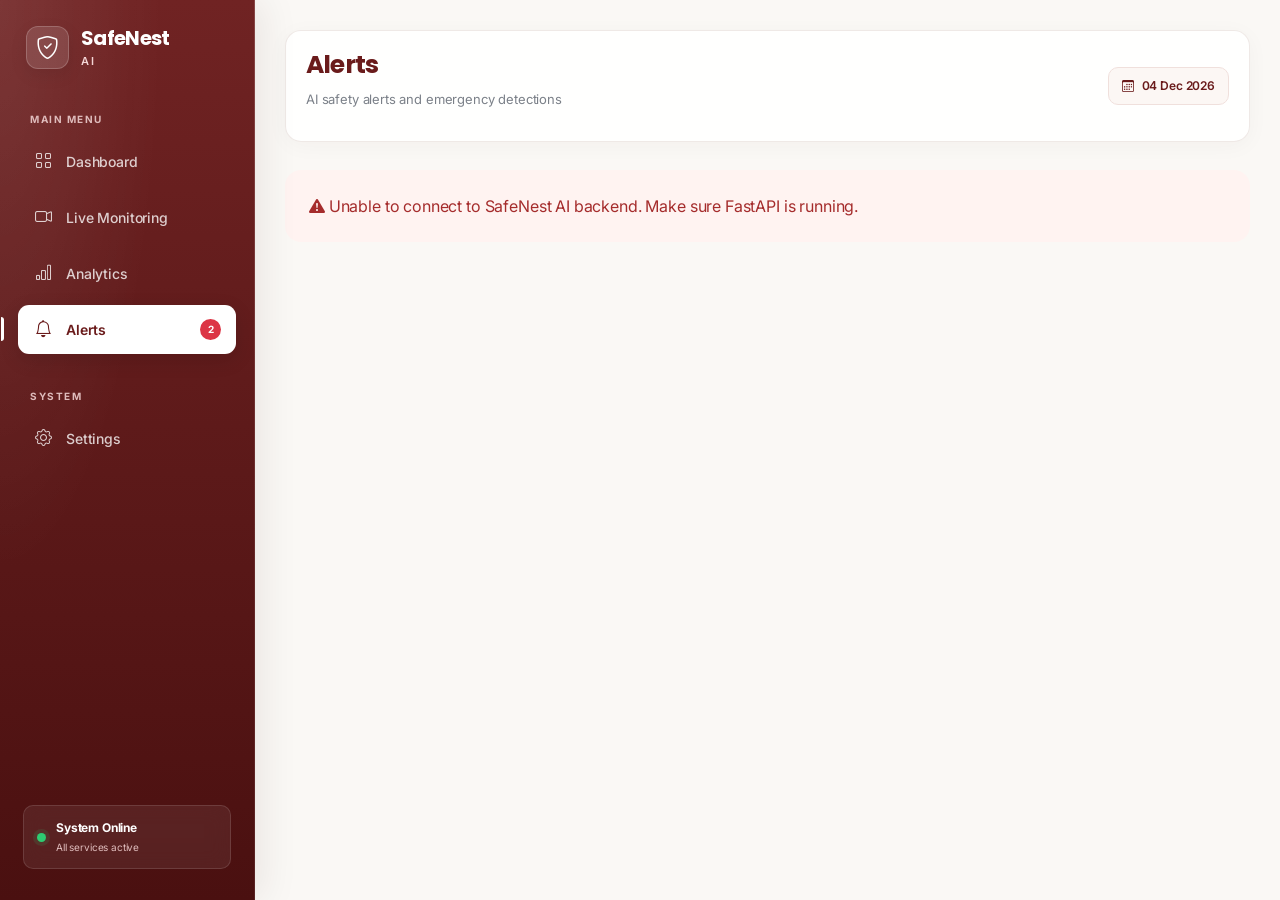
<file: SafeNest AI/alerts.html>
<!DOCTYPE html>
<html lang="en">

<head>

    <meta charset="UTF-8">

    <meta
        name="viewport"
        content="width=device-width, initial-scale=1.0"
    >

    <title>Alerts | SafeNest AI</title>


    <!-- Bootstrap -->

    <link
        href="https://cdn.jsdelivr.net/npm/bootstrap@5.3.3/dist/css/bootstrap.min.css"
        rel="stylesheet"
    >


    <!-- Bootstrap Icons -->

    <link
        rel="stylesheet"
        href="https://cdn.jsdelivr.net/npm/bootstrap-icons@1.11.3/font/bootstrap-icons.min.css"
    >


    <!-- SafeNest CSS -->

    <link
        rel="stylesheet"
        href="css/style.css"
    >

</head>


<body>


<!-- =====================================================
     SIDEBAR
===================================================== -->

<!-- SIDEBAR -->
<div class="sidebar">

    <div class="brand">
        <div class="brand-icon">
            <i class="bi bi-shield-check"></i>
        </div>

        <div>
            <h4>SafeNest</h4>
            <span>AI</span>
        </div>
    </div>

    <div class="menu-title">
        MAIN MENU
    </div>

    <a href="index.html" class="nav-link ">
        <i class="bi bi-grid"></i>
        <span>Dashboard</span>
    </a>

    <a href="monitoring.html" class="nav-link">
        <i class="bi bi-camera-video"></i>
        <span>Live Monitoring</span>
    </a>

    <a href="analytics.html" class="nav-link">
        <i class="bi bi-bar-chart"></i>
        <span>Analytics</span>
    </a>

    <a href="alerts.html" class="nav-link active">
        <i class="bi bi-bell"></i>
        <span>Alerts</span>

        <span class="alert-count">2</span>
    </a>

    <div class="menu-title settings-title">
        SYSTEM
    </div>

    <a href="settings.html" class="nav-link">
        <i class="bi bi-gear"></i>
        <span>Settings</span>
    </a>

    <div class="sidebar-bottom">

        <div class="system-status">
            <span class="status-dot"></span>

            <div>
                <strong>System Online</strong>
                <small>All services active</small>
            </div>
        </div>

    </div>

</div>

<!-- =====================================================
     MAIN CONTENT
===================================================== -->

<main class="main-content">


    <!-- =================================================
         TOP BAR
    ================================================= -->

    <header class="topbar">


        <button
            class="mobile-menu"
            id="mobileMenu"
        >

            <i class="bi bi-list"></i>

        </button>


        <div>

            <h1>Alerts</h1>

            <p>
                AI safety alerts and emergency detections
            </p>

        </div>


        <div class="topbar-date">

            <i class="bi bi-calendar3"></i>

            <span id="currentDate"></span>

        </div>


    </header>



    <!-- =================================================
         LOADING
    ================================================= -->

    <div
        id="alertsLoading"
        class="text-center py-5"
    >

        <div
            class="spinner-border"
            role="status"
        ></div>

        <p class="mt-3">
            Loading alerts...
        </p>

    </div>



    <!-- =================================================
         ERROR
    ================================================= -->

    <div
        id="alertsError"
        class="alert alert-danger d-none"
    >

        <i class="bi bi-exclamation-triangle-fill"></i>

        <span id="errorMessage">
            Unable to load alerts.
        </span>

    </div>



    <!-- =================================================
         ALERT CONTENT
    ================================================= -->

    <div
        id="alertsContent"
        class="d-none"
    >


        <!-- =================================================
             SUMMARY CARDS
        ================================================= -->

        <section class="row g-4 mb-4">


            <!-- TOTAL ALERTS -->

            <div class="col-md-6 col-xl-4">

                <div class="card h-100">

                    <div class="card-body">

                        <div class="d-flex justify-content-between align-items-center">


                            <div>

                                <p class="text-muted mb-1">
                                    Total Alerts
                                </p>


                                <h2
                                    id="totalAlerts"
                                    class="mb-0"
                                >
                                    0
                                </h2>

                            </div>


                            <div class="fs-1">

                                <i class="bi bi-bell-fill"></i>

                            </div>


                        </div>

                    </div>

                </div>

            </div>



            <!-- FEAR DETECTIONS -->

            <div class="col-md-6 col-xl-4">

                <div class="card h-100">

                    <div class="card-body">

                        <div class="d-flex justify-content-between align-items-center">


                            <div>

                                <p class="text-muted mb-1">
                                    Fear Detections
                                </p>


                                <h2
                                    id="fearAlerts"
                                    class="mb-0"
                                >
                                    0
                                </h2>

                            </div>


                            <div class="fs-1">

                                😨

                            </div>


                        </div>

                    </div>

                </div>

            </div>



            <!-- LATEST ALERT -->

            <div class="col-md-12 col-xl-4">

                <div class="card h-100">

                    <div class="card-body">

                        <p class="text-muted mb-1">
                            Latest Alert
                        </p>


                        <h4
                            id="latestAlert"
                            class="mb-2"
                        >
                            No alerts
                        </h4>


                        <small
                            id="latestAlertTime"
                            class="text-muted"
                        >
                        </small>

                    </div>

                </div>

            </div>


        </section>



        <!-- =================================================
             ALERT STATUS
        ================================================= -->

        <section class="card mb-4">

            <div class="card-body">

                <div
                    class="d-flex justify-content-between align-items-center"
                >

                    <div>

                        <h3 class="mb-1">
                            Safety Alert History
                        </h3>

                        <p class="text-muted mb-0">
                            Alerts generated by the AI emotion detection system
                        </p>

                    </div>


                    <button
                        id="refreshAlerts"
                        class="btn btn-primary"
                    >

                        <i class="bi bi-arrow-clockwise"></i>

                        Refresh

                    </button>

                </div>

            </div>

        </section>



        <!-- =================================================
             ALERT LIST
        ================================================= -->

        <section class="card">

            <div class="card-body">


                <div
                    id="noAlerts"
                    class="text-center py-5 d-none"
                >

                    <div class="fs-1 mb-3">
                        <i class="bi bi-shield-check"></i>
                    </div>


                    <h4>
                        No Alerts
                    </h4>


                    <p class="text-muted">
                        No safety alerts have been detected.
                    </p>

                </div>



                <!-- ALERT TABLE -->

                <div
                    id="alertsTableContainer"
                    class="table-responsive"
                >

                    <table class="table align-middle">


                        <thead>

                            <tr>

                                <th>
                                    ID
                                </th>


                                <th>
                                    Emotion
                                </th>


                                <th>
                                    Confidence
                                </th>


                                <th>
                                    Status
                                </th>


                                <th>
                                    Date & Time
                                </th>

                            </tr>

                        </thead>


                        <tbody id="alertsTable">

                        </tbody>


                    </table>

                </div>


            </div>

        </section>


    </div>


</main>



<!-- =====================================================
     JAVASCRIPT
===================================================== -->

<script>


/* =====================================================
   CURRENT DATE
===================================================== */

const currentDate =
    document.getElementById(
        "currentDate"
    );


if (currentDate) {

    const today =
        new Date();


    currentDate.textContent =
        today.toLocaleDateString(
            "en-IN",
            {
                day: "2-digit",
                month: "short",
                year: "numeric"
            }
        );

}



/* =====================================================
   ELEMENTS
===================================================== */

const alertsLoading =
    document.getElementById(
        "alertsLoading"
    );


const alertsContent =
    document.getElementById(
        "alertsContent"
    );


const alertsError =
    document.getElementById(
        "alertsError"
    );


const errorMessage =
    document.getElementById(
        "errorMessage"
    );


const totalAlerts =
    document.getElementById(
        "totalAlerts"
    );


const fearAlerts =
    document.getElementById(
        "fearAlerts"
    );


const latestAlert =
    document.getElementById(
        "latestAlert"
    );


const latestAlertTime =
    document.getElementById(
        "latestAlertTime"
    );


const alertsTable =
    document.getElementById(
        "alertsTable"
    );


const noAlerts =
    document.getElementById(
        "noAlerts"
    );


const alertsTableContainer =
    document.getElementById(
        "alertsTableContainer"
    );


const refreshAlerts =
    document.getElementById(
        "refreshAlerts"
    );



/* =====================================================
   LOAD ALERTS
===================================================== */

async function loadAlerts() {

    try {


        /* Show loading */

        alertsLoading.classList.remove(
            "d-none"
        );


        alertsContent.classList.add(
            "d-none"
        );


        alertsError.classList.add(
            "d-none"
        );


        /* =================================================
           GET DATA FROM FASTAPI
        ================================================= */

        const response =
            await fetch(
                "http://127.0.0.1:8000/emotions"
            );


        if (!response.ok) {

            throw new Error(
                "FastAPI returned HTTP " +
                response.status
            );

        }


        const data =
            await response.json();


        console.log(
            "All emotion records:",
            data
        );


        /* =================================================
           GET ONLY ALERT RECORDS
        ================================================= */

      const alerts = data.filter(function (item) {
    return (
        typeof item.alert === "string" &&
        item.alert.toLowerCase() === "alert"
    );
});

        console.log(
            "Alert records:",
            alerts
        );


        /* =================================================
           UPDATE SUMMARY
        ================================================= */

        updateAlertSummary(
            alerts
        );


        /* =================================================
           DISPLAY ALERT TABLE
        ================================================= */

        displayAlerts(
            alerts
        );


        /* Show content */

        alertsLoading.classList.add(
            "d-none"
        );


        alertsContent.classList.remove(
            "d-none"
        );


    } catch (error) {


        console.error(
            "Alert loading error:",
            error
        );


        alertsLoading.classList.add(
            "d-none"
        );


        alertsError.classList.remove(
            "d-none"
        );


        errorMessage.textContent =
            "Unable to connect to SafeNest AI backend. Make sure FastAPI is running.";

    }

}



/* =====================================================
   UPDATE ALERT SUMMARY
===================================================== */

function updateAlertSummary(
    alerts
) {


    /* Total alerts */

    totalAlerts.textContent =
        alerts.length;



    /* Fear alerts */

    const fearCount =
        alerts.filter(
            function (item) {

                return (
                    item.emotion ===
                    "Fear"
                );

            }
        ).length;


    fearAlerts.textContent =
        fearCount;



    /* Latest alert */

    if (
        alerts.length > 0
    ) {


        const latest =
            alerts[0];


        latestAlert.textContent =
            latest.emotion;


        latestAlertTime.textContent =
            latest.timestamp;


    } else {


        latestAlert.textContent =
            "No alerts";


        latestAlertTime.textContent =
            "";

    }

}



/* =====================================================
   DISPLAY ALERTS
===================================================== */

function displayAlerts(
    alerts
) {


    alertsTable.innerHTML =
        "";


    /* No alerts */

    if (
        alerts.length === 0
    ) {


        noAlerts.classList.remove(
            "d-none"
        );


        alertsTableContainer.classList.add(
            "d-none"
        );


        return;

    }



    /* Alerts exist */

    noAlerts.classList.add(
        "d-none"
    );


    alertsTableContainer.classList.remove(
        "d-none"
    );



    /* Show latest 50 alerts */

    const recentAlerts =
        alerts.slice(
            0,
            50
        );



    recentAlerts.forEach(
        function (alert) {


            const row =
                document.createElement(
                    "tr"
                );


            const confidence =
                Number(
                    alert.confidence || 0
                );



            row.innerHTML = `

                <td>
                    ${alert.id}
                </td>


                <td>

                    <strong>

                        😨

                        ${alert.emotion}

                    </strong>

                </td>


                <td>

                    ${confidence.toFixed(1)}%

                </td>


                <td>

                    <span class="badge bg-danger">

                        <i class="bi bi-exclamation-triangle-fill"></i>

                        Alert Sent

                    </span>

                </td>


                <td>

                    ${alert.timestamp}

                </td>

            `;


            alertsTable.appendChild(
                row
            );

        }
    );

}



/* =====================================================
   REFRESH BUTTON
===================================================== */

if (refreshAlerts) {

    refreshAlerts.addEventListener(
        "click",
        function () {

            loadAlerts();

        }
    );

}



/* =====================================================
   MOBILE SIDEBAR
===================================================== */

const mobileMenu =
    document.getElementById(
        "mobileMenu"
    );


const sidebar =
    document.querySelector(
        ".sidebar"
    );


if (
    mobileMenu &&
    sidebar
) {


    mobileMenu.addEventListener(
        "click",
        function () {

            sidebar.classList.toggle(
                "show"
            );

        }
    );

}



/* =====================================================
   START ALERT PAGE
===================================================== */

loadAlerts();


</script>


</body>

</html>
</file>
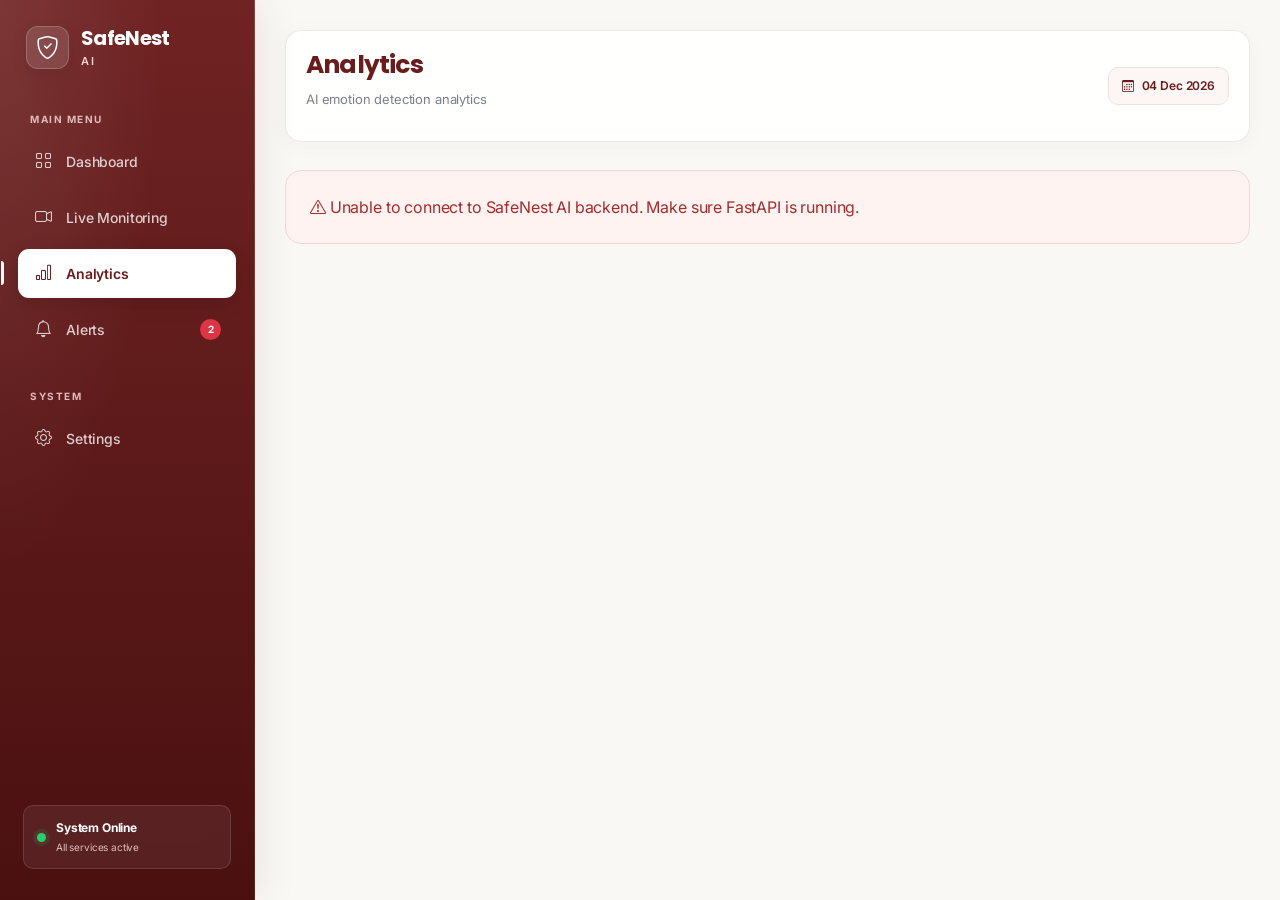
<file: SafeNest AI/analytics.html>
<!DOCTYPE html>
<html lang="en">

<head>

    <meta charset="UTF-8">

    <meta
        name="viewport"
        content="width=device-width, initial-scale=1.0"
    >

    <title>Analytics | SafeNest AI</title>


    <!-- Bootstrap -->

    <link
        href="https://cdn.jsdelivr.net/npm/bootstrap@5.3.3/dist/css/bootstrap.min.css"
        rel="stylesheet"
    >


    <!-- Bootstrap Icons -->

    <link
        rel="stylesheet"
        href="https://cdn.jsdelivr.net/npm/bootstrap-icons@1.11.3/font/bootstrap-icons.min.css"
    >


    <!-- SafeNest CSS -->

    <link
        rel="stylesheet"
        href="css/style.css"
    >

</head>


<body>


<!-- =====================================================
     SIDEBAR
===================================================== -->
<!-- SIDEBAR -->
<div class="sidebar">

    <div class="brand">
        <div class="brand-icon">
            <i class="bi bi-shield-check"></i>
        </div>

        <div>
            <h4>SafeNest</h4>
            <span>AI</span>
        </div>
    </div>

    <div class="menu-title">
        MAIN MENU
    </div>

    <a href="index.html" class="nav-link ">
        <i class="bi bi-grid"></i>
        <span>Dashboard</span>
    </a>

    <a href="monitoring.html" class="nav-link">
        <i class="bi bi-camera-video"></i>
        <span>Live Monitoring</span>
    </a>

    <a href="analytics.html" class="nav-link active">
        <i class="bi bi-bar-chart"></i>
        <span>Analytics</span>
    </a>

    <a href="alerts.html" class="nav-link">
        <i class="bi bi-bell"></i>
        <span>Alerts</span>

        <span class="alert-count">2</span>
    </a>

    <div class="menu-title settings-title">
        SYSTEM
    </div>

    <a href="settings.html" class="nav-link">
        <i class="bi bi-gear"></i>
        <span>Settings</span>
    </a>

    <div class="sidebar-bottom">

        <div class="system-status">
            <span class="status-dot"></span>

            <div>
                <strong>System Online</strong>
                <small>All services active</small>
            </div>
        </div>

    </div>

</div>




<!-- =====================================================
     MAIN CONTENT
===================================================== -->

<main class="main-content">


    <!-- TOP BAR -->

    <header class="topbar">

        <button
            class="mobile-menu"
            id="mobileMenu"
        >
            <i class="bi bi-list"></i>
        </button>


        <div>

            <h1>Analytics</h1>

            <p>
                AI emotion detection analytics
            </p>

        </div>


        <div class="topbar-date">

            <i class="bi bi-calendar3"></i>

            <span id="currentDate"></span>

        </div>

    </header>


    <!-- =================================================
         LOADING
    ================================================= -->

    <div
        id="analyticsLoading"
        class="text-center py-5"
    >

        <div
            class="spinner-border"
            role="status"
        ></div>

        <p class="mt-3">
            Loading AI analytics...
        </p>

    </div>


    <!-- =================================================
         ERROR
    ================================================= -->

    <div
        id="analyticsError"
        class="alert alert-danger d-none"
    >

        <i class="bi bi-exclamation-triangle"></i>

        <span id="errorMessage">
            Unable to load analytics.
        </span>

    </div>


    <!-- =================================================
         ANALYTICS CONTENT
    ================================================= -->

    <div
        id="analyticsContent"
        class="d-none"
    >


        <!-- =================================================
             SUMMARY CARDS
        ================================================= -->

        <section class="row g-4 mb-4">


            <!-- TOTAL DETECTIONS -->

            <div class="col-md-6 col-xl-3">

                <div class="card h-100">

                    <div class="card-body">

                        <div class="d-flex justify-content-between">

                            <div>

                                <p class="text-muted mb-1">
                                    Total Detections
                                </p>

                                <h2
                                    id="totalDetections"
                                    class="mb-0"
                                >
                                    0
                                </h2>

                            </div>


                            <div class="fs-2">
                                <i class="bi bi-eye"></i>
                            </div>

                        </div>

                    </div>

                </div>

            </div>


            <!-- TOTAL ALERTS -->

            <div class="col-md-6 col-xl-3">

                <div class="card h-100">

                    <div class="card-body">

                        <div class="d-flex justify-content-between">

                            <div>

                                <p class="text-muted mb-1">
                                    Total Alerts
                                </p>

                                <h2
                                    id="totalAlerts"
                                    class="mb-0"
                                >
                                    0
                                </h2>

                            </div>


                            <div class="fs-2">
                                <i class="bi bi-exclamation-triangle"></i>
                            </div>

                        </div>

                    </div>

                </div>

            </div>


            <!-- AVERAGE CONFIDENCE -->

            <div class="col-md-6 col-xl-3">

                <div class="card h-100">

                    <div class="card-body">

                        <div class="d-flex justify-content-between">

                            <div>

                                <p class="text-muted mb-1">
                                    Average Confidence
                                </p>

                                <h2
                                    id="averageConfidence"
                                    class="mb-0"
                                >
                                    0%
                                </h2>

                            </div>


                            <div class="fs-2">
                                <i class="bi bi-graph-up"></i>
                            </div>

                        </div>

                    </div>

                </div>

            </div>


            <!-- FEAR DETECTIONS -->

            <div class="col-md-6 col-xl-3">

                <div class="card h-100">

                    <div class="card-body">

                        <div class="d-flex justify-content-between">

                            <div>

                                <p class="text-muted mb-1">
                                    Fear Detections
                                </p>

                                <h2
                                    id="fearDetections"
                                    class="mb-0"
                                >
                                    0
                                </h2>

                            </div>


                            <div class="fs-2">
                                <i class="bi bi-shield-exclamation"></i>
                            </div>

                        </div>

                    </div>

                </div>

            </div>

        </section>


        <!-- =================================================
             EMOTION DISTRIBUTION
        ================================================= -->

        <section class="card mb-4">

            <div class="card-body">

                <div class="d-flex justify-content-between align-items-center mb-4">

                    <div>

                        <h3>
                            Emotion Distribution
                        </h3>

                        <p class="text-muted mb-0">
                            Detected emotions from the AI model
                        </p>

                    </div>


                    <button
                        id="refreshAnalytics"
                        class="btn btn-primary"
                    >

                        <i class="bi bi-arrow-clockwise"></i>

                        Refresh

                    </button>

                </div>


                <!-- Emotion bars -->

                <div id="emotionBars"></div>

            </div>

        </section>


        <!-- =================================================
             RECENT DETECTIONS
        ================================================= -->

        <section class="card">

            <div class="card-body">

                <div class="mb-4">

                    <h3>
                        Recent Detections
                    </h3>

                    <p class="text-muted mb-0">
                        Latest AI monitoring results stored in SQLite
                    </p>

                </div>


                <div class="table-responsive">

                    <table class="table align-middle">

                        <thead>

                            <tr>

                                <th>ID</th>

                                <th>Emotion</th>

                                <th>Confidence</th>

                                <th>Alert</th>

                                <th>Timestamp</th>

                            </tr>

                        </thead>


                        <tbody id="detectionsTable">

                        </tbody>

                    </table>

                </div>

            </div>

        </section>


    </div>


</main>


<!-- =====================================================
     JAVASCRIPT
===================================================== -->

<script>

/* =====================================================
   CURRENT DATE
===================================================== */

const currentDate =
    document.getElementById("currentDate");


if (currentDate) {

    const today =
        new Date();

    currentDate.textContent =
        today.toLocaleDateString(
            "en-IN",
            {
                day: "2-digit",
                month: "short",
                year: "numeric"
            }
        );

}


/* =====================================================
   ELEMENTS
===================================================== */

const loading =
    document.getElementById(
        "analyticsLoading"
    );


const content =
    document.getElementById(
        "analyticsContent"
    );


const errorBox =
    document.getElementById(
        "analyticsError"
    );


const errorMessage =
    document.getElementById(
        "errorMessage"
    );


const totalDetections =
    document.getElementById(
        "totalDetections"
    );


const totalAlerts =
    document.getElementById(
        "totalAlerts"
    );


const averageConfidence =
    document.getElementById(
        "averageConfidence"
    );


const fearDetections =
    document.getElementById(
        "fearDetections"
    );


const emotionBars =
    document.getElementById(
        "emotionBars"
    );


const detectionsTable =
    document.getElementById(
        "detectionsTable"
    );


const refreshAnalytics =
    document.getElementById(
        "refreshAnalytics"
    );


/* =====================================================
   EMOTION ICONS
===================================================== */

const emotionIcons = {

    "Happy": "😊",

    "Sad": "😢",

    "Angry": "😠",

    "Fear": "😨",

    "Disgust": "🤢",

    "Surprise": "😮",

    "Neutral": "😐",

    "No Face": "👤"

};


/* =====================================================
   LOAD ANALYTICS
===================================================== */

async function loadAnalytics() {

    try {

        loading.classList.remove(
            "d-none"
        );

        content.classList.add(
            "d-none"
        );

        errorBox.classList.add(
            "d-none"
        );


        /* =============================================
           GET DATA FROM FASTAPI
        ============================================= */

        const response =
            await fetch(
                "http://127.0.0.1:8000/emotions"
            );


        if (!response.ok) {

            throw new Error(
                "FastAPI returned HTTP " +
                response.status
            );

        }


        const data =
            await response.json();


        console.log(
            "Analytics data:",
            data
        );


        /* =============================================
           CALCULATE STATISTICS
        ============================================= */

        calculateStatistics(
            data
        );


        /* =============================================
           DISPLAY EMOTION DISTRIBUTION
        ============================================= */

        displayEmotionDistribution(
            data
        );


        /* =============================================
           DISPLAY RECENT DETECTIONS
        ============================================= */

        displayRecentDetections(
            data
        );


        /* =============================================
           SHOW CONTENT
        ============================================= */

        loading.classList.add(
            "d-none"
        );

        content.classList.remove(
            "d-none"
        );


    } catch (error) {

        console.error(
            "Analytics error:",
            error
        );


        loading.classList.add(
            "d-none"
        );


        errorBox.classList.remove(
            "d-none"
        );


        errorMessage.textContent =
            "Unable to connect to SafeNest AI backend. Make sure FastAPI is running.";

    }

}


/* =====================================================
   CALCULATE STATISTICS
===================================================== */

function calculateStatistics(
    data
) {

    const total =
        data.length;


   const alerts =
    data.filter(item =>
        item.alert?.trim().toLowerCase() === "alert" ||
        item.alert?.trim().toLowerCase() === "alert sent" ||
        item.emotion?.trim().toLowerCase() === "fear"
    ).length;


    const fear =
        data.filter(
            item =>
                item.emotion === "Fear"
        ).length;


    let confidenceTotal = 0;

    let confidenceCount = 0;


    data.forEach(
        function (item) {

            const confidence =
                Number(
                    item.confidence
                );


            if (
                !isNaN(confidence)
            ) {

                confidenceTotal +=
                    confidence;

                confidenceCount++;

            }

        }
    );


    const average =
        confidenceCount > 0
            ? confidenceTotal /
              confidenceCount
            : 0;


    totalDetections.textContent =
        total;


    totalAlerts.textContent =
        alerts;


    fearDetections.textContent =
        fear;


    averageConfidence.textContent =
        average.toFixed(1) + "%";

}


/* =====================================================
   EMOTION DISTRIBUTION
===================================================== */

function displayEmotionDistribution(
    data
) {

    const emotionCounts = {

        "Happy": 0,

        "Sad": 0,

        "Angry": 0,

        "Fear": 0,

        "Disgust": 0,

        "Surprise": 0,

        "Neutral": 0,

        "No Face": 0

    };


    data.forEach(
        function (item) {

            if (
                emotionCounts.hasOwnProperty(
                    item.emotion
                )
            ) {

                emotionCounts[
                    item.emotion
                ]++;

            }

        }
    );


    const total =
        data.length;


    emotionBars.innerHTML =
        "";


    Object.keys(
        emotionCounts
    ).forEach(
        function (emotion) {

            const count =
                emotionCounts[
                    emotion
                ];


            const percentage =
                total > 0
                    ? (count / total) * 100
                    : 0;


            const row =
                document.createElement(
                    "div"
                );


            row.className =
                "mb-4";


            row.innerHTML = `

                <div class="d-flex justify-content-between mb-1">

                    <span>
                        ${emotionIcons[emotion] || "🙂"}
                        ${emotion}
                    </span>

                    <strong>
                        ${count}
                        (${percentage.toFixed(1)}%)
                    </strong>

                </div>


                <div
                    class="progress"
                    style="height: 10px;"
                >

                    <div
                        class="progress-bar"
                        role="progressbar"
                        style="width: ${percentage}%"
                    ></div>

                </div>

            `;


            emotionBars.appendChild(
                row
            );

        }
    );

}


/* =====================================================
   RECENT DETECTIONS
===================================================== */

function displayRecentDetections(
    data
) {

    detectionsTable.innerHTML =
        "";


    /* Show latest 20 */

    const recentData =
        data.slice(
            0,
            20
        );


    if (
        recentData.length === 0
    ) {

        detectionsTable.innerHTML = `

            <tr>

                <td
                    colspan="5"
                    class="text-center text-muted"
                >
                    No detections found.
                </td>

            </tr>

        `;

        return;

    }


    recentData.forEach(
        function (item) {

            const row =
                document.createElement(
                    "tr"
                );


           const isAlert =
    item.alert?.trim().toLowerCase() === "alert" ||
    item.alert?.trim().toLowerCase() === "alert sent" ||
    item.emotion?.trim().toLowerCase() === "fear";

           


            row.innerHTML = `

                <td>
                    ${item.id}
                </td>


                <td>

                    <strong>

                        ${
                            emotionIcons[
                                item.emotion
                            ] || "🙂"
                        }

                        ${item.emotion}

                    </strong>

                </td>


                <td>

                    ${
                        Number(
                            item.confidence || 0
                        ).toFixed(1)
                    }%

                </td>


                <td>

                    ${
                        isAlert
                            ? '<span class="badge bg-danger">Alert Sent</span>'
                            : '<span class="badge bg-success">No Alert</span>'
                    }

                </td>


                <td>

                    ${item.timestamp}

                </td>

            `;


            detectionsTable.appendChild(
                row
            );

        }
    );

}


/* =====================================================
   REFRESH BUTTON
===================================================== */

if (refreshAnalytics) {

    refreshAnalytics.addEventListener(
        "click",
        function () {

            loadAnalytics();

        }
    );

}


/* =====================================================
   MOBILE SIDEBAR
===================================================== */

const mobileMenu =
    document.getElementById(
        "mobileMenu"
    );


const sidebar =
    document.querySelector(
        ".sidebar"
    );


if (
    mobileMenu &&
    sidebar
) {

    mobileMenu.addEventListener(
        "click",
        function () {

            sidebar.classList.toggle(
                "show"
            );

        }
    );

}


/* =====================================================
   START
===================================================== */

loadAnalytics();

</script>


</body>

</html>
</file>
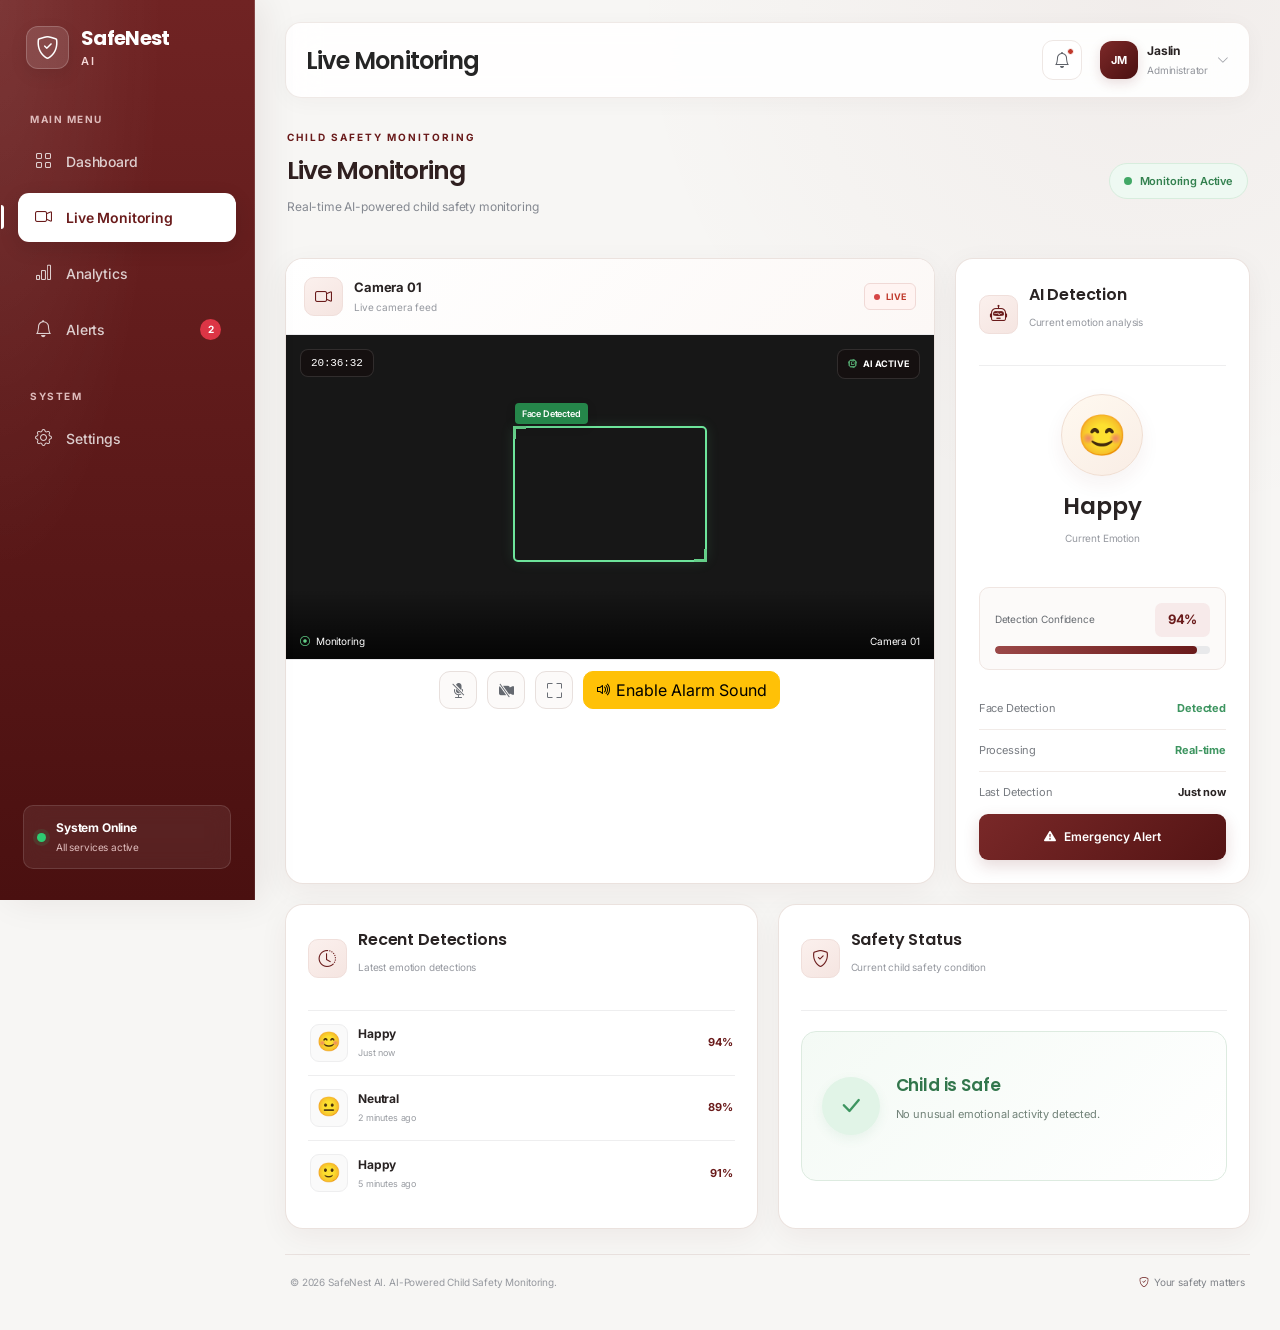
<file: SafeNest AI/monitoring.html>
<!DOCTYPE html>
<html lang="en">

<head>

    <meta charset="UTF-8">

    <meta name="viewport" content="width=device-width, initial-scale=1.0">

    <title>Live Monitoring | SafeNest AI</title>


    <!-- Bootstrap -->
    <link
        href="https://cdn.jsdelivr.net/npm/bootstrap@5.3.3/dist/css/bootstrap.min.css"
        rel="stylesheet"
    >


    <!-- Bootstrap Icons -->
    <link
        href="https://cdn.jsdelivr.net/npm/bootstrap-icons@1.11.3/font/bootstrap-icons.css"
        rel="stylesheet"
    >


    <!-- Main CSS -->
    <link rel="stylesheet" href="css/style.css">

</head>


<body>


<!-- =====================================================
     SIDEBAR
===================================================== -->

<div class="sidebar">

    <div class="brand">

        <div class="brand-icon">
            <i class="bi bi-shield-check"></i>
        </div>

        <div>
            <h4>SafeNest</h4>
            <span>AI</span>
        </div>

    </div>


    <div class="menu-title">
        MAIN MENU
    </div>


    <a href="index.html" class="nav-link">

        <i class="bi bi-grid"></i>

        <span>Dashboard</span>

    </a>


    <a href="monitoring.html" class="nav-link active">

        <i class="bi bi-camera-video"></i>

        <span>Live Monitoring</span>

    </a>


    <a href="analytics.html" class="nav-link">

        <i class="bi bi-bar-chart"></i>

        <span>Analytics</span>

    </a>


    <a href="alerts.html" class="nav-link">

        <i class="bi bi-bell"></i>

        <span>Alerts</span>

        <span class="alert-count">2</span>

    </a>


    <div class="menu-title settings-title">
        SYSTEM
    </div>


    <a href="settings.html" class="nav-link">

        <i class="bi bi-gear"></i>

        <span>Settings</span>

    </a>


    <div class="sidebar-bottom">

        <div class="system-status">

            <span class="status-dot"></span>

            <div>

                <strong>System Online</strong>

                <small>All services active</small>

            </div>

        </div>

    </div>

</div>




<!-- =====================================================
     MAIN CONTENT
===================================================== -->

<div class="main-content">


    <!-- =================================================
         TOP BAR
    ================================================= -->

    <header class="topbar">

        <div>

            <button
                type="button"
                class="mobile-menu"
                id="mobileMenu"
            >

                <i class="bi bi-list"></i>

            </button>


            <span class="page-title">
                Live Monitoring
            </span>

        </div>


        <div class="topbar-right">


            <!-- Notification -->

            <button
                type="button"
                class="icon-button"
            >

                <i class="bi bi-bell"></i>

                <span class="notification-dot"></span>

            </button>


            <!-- Profile -->

            <div class="profile">

                <div class="profile-avatar">
                    JM
                </div>


                <div class="profile-info">

                    <strong>Jaslin</strong>

                    <small>Administrator</small>

                </div>


                <i class="bi bi-chevron-down"></i>

            </div>

        </div>

    </header>




    <!-- =================================================
         MONITORING PAGE
    ================================================= -->

    <main class="monitoring-page">


        <!-- =================================================
             PAGE HEADER
        ================================================= -->

        <section class="monitoring-header">

            <div>

                <p class="monitoring-label">
                    CHILD SAFETY MONITORING
                </p>

                <h1>
                    Live Monitoring
                </h1>

                <p>
                    Real-time AI-powered child safety monitoring
                </p>

            </div>


            <div class="monitoring-status">

                <span class="monitoring-status-dot"></span>

                Monitoring Active

            </div>

        </section>




        <!-- =================================================
             MAIN MONITORING GRID
        ================================================= -->

        <section class="monitoring-grid">


            <!-- =================================================
                 CAMERA CARD
            ================================================= -->

            <div class="monitoring-camera-card">


                <!-- CAMERA HEADER -->

                <div class="monitoring-camera-header">

                    <div class="monitoring-camera-title">

                        <i class="bi bi-camera-video"></i>

                        <div>

                            <strong>
                                Camera 01
                            </strong>

                            <small>
                                Live camera feed
                            </small>

                        </div>

                    </div>


                    <span class="monitoring-live-badge">

                        <span></span>

                        LIVE

                    </span>

                </div>




                <!-- =================================================
                     CAMERA SCREEN
                ================================================= -->

                <div
                    class="monitoring-camera-screen"
                    id="cameraScreen"
                >


                    <!-- LIVE CAMERA VIDEO -->

                    <video
                        id="cameraVideo"
                        autoplay
                        playsinline
                        muted
                    ></video>




                    <!-- CAMERA TIME -->

                    <div
                        class="monitoring-camera-time"
                        id="cameraTime"
                    >
                        00:00:00
                    </div>




                    <!-- AI STATUS -->

                    <div class="monitoring-ai-status">

                        <i class="bi bi-cpu"></i>

                        AI ACTIVE

                    </div>




                    <!-- CAMERA PLACEHOLDER -->

                    <div
                        class="monitoring-camera-placeholder"
                        style="display: none;"
                    >

                        <div class="monitoring-camera-icon">

                            <i class="bi bi-camera-video"></i>

                        </div>


                        <h3>
                            Camera Preview
                        </h3>


                        <p>
                            Live camera feed will appear here
                        </p>


                        <small>
                            Connect your camera to start monitoring
                        </small>

                    </div>




                    <!-- FACE DETECTION BOX -->

                    <div
                        class="monitoring-detection-box"
                        id="detectionBox"
                    >

                        <span id="detectionBoxText">
                            Face Detected
                        </span>

                    </div>




                    <!-- CAMERA INFORMATION -->

                    <div class="monitoring-camera-info">

                        <span>

                            <i class="bi bi-record-circle"></i>

                            Monitoring

                        </span>


                        <span>
                            Camera 01
                        </span>

                    </div>

                </div>




                <!-- =================================================
                     CAMERA CONTROLS
                ================================================= -->

                <div class="monitoring-camera-controls">


                    <!-- MICROPHONE -->

                    <button
                        type="button"
                        class="monitoring-control-btn"
                        id="micBtn"
                        title="Microphone"
                    >

                        <i class="bi bi-mic-fill"></i>

                    </button>


                    <!-- CAMERA -->

                    <button
                        type="button"
                        class="monitoring-control-btn"
                        id="cameraBtn"
                        title="Camera"
                    >

                        <i class="bi bi-camera-video-fill"></i>

                    </button>


                    <!-- FULLSCREEN -->

                    <button
                        type="button"
                        class="monitoring-control-btn"
                        id="fullscreenBtn"
                        title="Fullscreen"
                    >

                        <i class="bi bi-fullscreen"></i>

                    </button>
                    <button
                        type="button"
                        id="enableAlarmBtn"
                        class="btn btn-warning">
                        <i class="bi bi-volume-up"></i>
                        Enable Alarm Sound
                    </button>
                </div>

            </div>




            <!-- =================================================
                 AI DETECTION CARD
            ================================================= -->

            <div class="monitoring-detection-card">


                <!-- SECTION TITLE -->

                <div class="monitoring-section-title">

                    <div class="monitoring-title-icon">

                        <i class="bi bi-robot"></i>

                    </div>


                    <div>

                        <h2>
                            AI Detection
                        </h2>

                        <p>
                            Current emotion analysis
                        </p>

                    </div>

                </div>




                <!-- CURRENT EMOTION -->

                <div class="monitoring-emotion">

                    <div
                        class="monitoring-emotion-icon"
                        id="emotionIcon"
                    >
                        😊
                    </div>


                    <h2 id="currentEmotion">
                        Happy
                    </h2>


                    <p>
                        Current Emotion
                    </p>

                </div>




                <!-- CONFIDENCE -->

                <div class="monitoring-confidence">

                    <div class="monitoring-confidence-header">

                        <span>
                            Detection Confidence
                        </span>

                        <strong id="confidenceValue">
                            94%
                        </strong>

                    </div>


                    <div class="monitoring-confidence-bar">

                        <div
                            id="confidenceFill"
                            style="width: 94%;"
                        ></div>

                    </div>

                </div>




                <!-- AI DETAILS -->

                <div class="monitoring-details">


                    <!-- FACE DETECTION -->

                    <div class="monitoring-detail-row">

                        <span>
                            Face Detection
                        </span>

                        <strong
                            id="faceDetectionStatus"
                            class="monitoring-success"
                        >
                            Detected
                        </strong>

                    </div>




                    <!-- PROCESSING -->

                    <div class="monitoring-detail-row">

                        <span>
                            Processing
                        </span>

                        <strong class="monitoring-success">
                            Real-time
                        </strong>

                    </div>




                    <!-- LAST DETECTION -->

                    <div class="monitoring-detail-row">

                        <span>
                            Last Detection
                        </span>

                        <strong id="lastDetection">
                            Just now
                        </strong>

                    </div>

                </div>




                <!-- EMERGENCY BUTTON -->

                <button
                    type="button"
                    class="monitoring-emergency-btn"
                    id="emergencyBtn"
                >

                    <i class="bi bi-exclamation-triangle-fill"></i>

                    Emergency Alert

                </button>

            </div>

        </section>




        <!-- =================================================
             BOTTOM GRID
        ================================================= -->

        <section class="monitoring-bottom-grid">


            <!-- =================================================
                 RECENT DETECTIONS
            ================================================= -->

            <div class="monitoring-info-card">


                <div class="monitoring-section-title">

                    <div class="monitoring-title-icon">

                        <i class="bi bi-clock-history"></i>

                    </div>


                    <div>

                        <h2>
                            Recent Detections
                        </h2>

                        <p>
                            Latest emotion detections
                        </p>

                    </div>

                </div>




                <!-- DETECTION 1 -->

                <div class="monitoring-detection-item">

                    <div class="monitoring-detection-left">

                        <div class="monitoring-small-emotion">
                            😊
                        </div>


                        <div>

                            <strong>
                                Happy
                            </strong>

                            <small>
                                Just now
                            </small>

                        </div>

                    </div>


                    <span>
                        94%
                    </span>

                </div>




                <!-- DETECTION 2 -->

                <div class="monitoring-detection-item">

                    <div class="monitoring-detection-left">

                        <div class="monitoring-small-emotion">
                            😐
                        </div>


                        <div>

                            <strong>
                                Neutral
                            </strong>

                            <small>
                                2 minutes ago
                            </small>

                        </div>

                    </div>


                    <span>
                        89%
                    </span>

                </div>




                <!-- DETECTION 3 -->

                <div class="monitoring-detection-item">

                    <div class="monitoring-detection-left">

                        <div class="monitoring-small-emotion">
                            🙂
                        </div>


                        <div>

                            <strong>
                                Happy
                            </strong>

                            <small>
                                5 minutes ago
                            </small>

                        </div>

                    </div>


                    <span>
                        91%
                    </span>

                </div>

            </div>




            <!-- =================================================
                 SAFETY STATUS
            ================================================= -->

            <div class="monitoring-info-card">


                <div class="monitoring-section-title">

                    <div class="monitoring-title-icon">

                        <i class="bi bi-shield-check"></i>

                    </div>


                    <div>

                        <h2>
                            Safety Status
                        </h2>

                        <p>
                            Current child safety condition
                        </p>

                    </div>

                </div>




                <div class="monitoring-safety-box">


                    <div
                        class="monitoring-safety-icon"
                        id="safetyIcon"
                    >

                        <i class="bi bi-check-lg"></i>

                    </div>


                    <div>

                        <h3 id="safetyTitle">
                            Child is Safe
                        </h3>

                        <p id="safetyMessage">
                            No unusual emotional activity detected.
                        </p>

                    </div>

                </div>

            </div>

        </section>




        <!-- =================================================
             FOOTER
        ================================================= -->

        <footer>

            <p>
                © 2026 SafeNest AI.
                AI-Powered Child Safety Monitoring.
            </p>


            <span>

                <i class="bi bi-shield-check"></i>

                Your safety matters

            </span>

        </footer>

    </main>

</div>




<!-- =====================================================
     EMERGENCY MODAL
===================================================== -->

<div
    class="monitoring-emergency-modal"
    id="emergencyModal"
>


    <div class="monitoring-modal-box">


        <div class="monitoring-modal-icon">

            <i class="bi bi-exclamation-triangle-fill"></i>

        </div>


        <h2>
            Send Emergency Alert?
        </h2>


        <p>
            This will trigger an emergency notification
            to the configured emergency contacts.
        </p>


        <div class="monitoring-modal-buttons">


            <!-- CANCEL -->

            <button
                type="button"
                class="monitoring-cancel-btn"
                id="cancelEmergency"
            >

                Cancel

            </button>


            <!-- CONFIRM -->

            <button
                type="button"
                class="monitoring-confirm-btn"
                id="confirmEmergency"
            >

                Send Alert

            </button>

        </div>

    </div>

</div>



<audio
    id="fearAlarm"
    src="audio/fear-alarm.mp3"
    preload="auto"
    loop>
</audio>

<script>
const fearAlarm = document.getElementById("fearAlarm");

function playFearAlarm() {
    if (fearAlarm.paused) {
        fearAlarm.currentTime = 0;
        fearAlarm.play().catch(error => {
            console.log("Click the page first to enable alarm sound.", error);
        });
    }
}

function stopFearAlarm() {
    fearAlarm.pause();
    fearAlarm.currentTime = 0;
}



const enableAlarmBtn =
    document.getElementById("enableAlarmBtn");

if (enableAlarmBtn) {
    enableAlarmBtn.addEventListener("click", async () => {
        try {
            fearAlarm.muted = true;
            await fearAlarm.play();

            fearAlarm.pause();
            fearAlarm.currentTime = 0;
            fearAlarm.muted = false;

            enableAlarmBtn.textContent = "Alarm Sound Enabled";
            enableAlarmBtn.disabled = true;
        } catch (error) {
            fearAlarm.muted = false;
            console.error("Could not enable alarm:", error);
            alert("Please check your alarm audio file and browser settings.");
        }
    });
}
</script>



<!-- =====================================================
     MAIN JAVASCRIPT
===================================================== -->

<script src="js/script.js"></script>


</body>

</html>
</file>
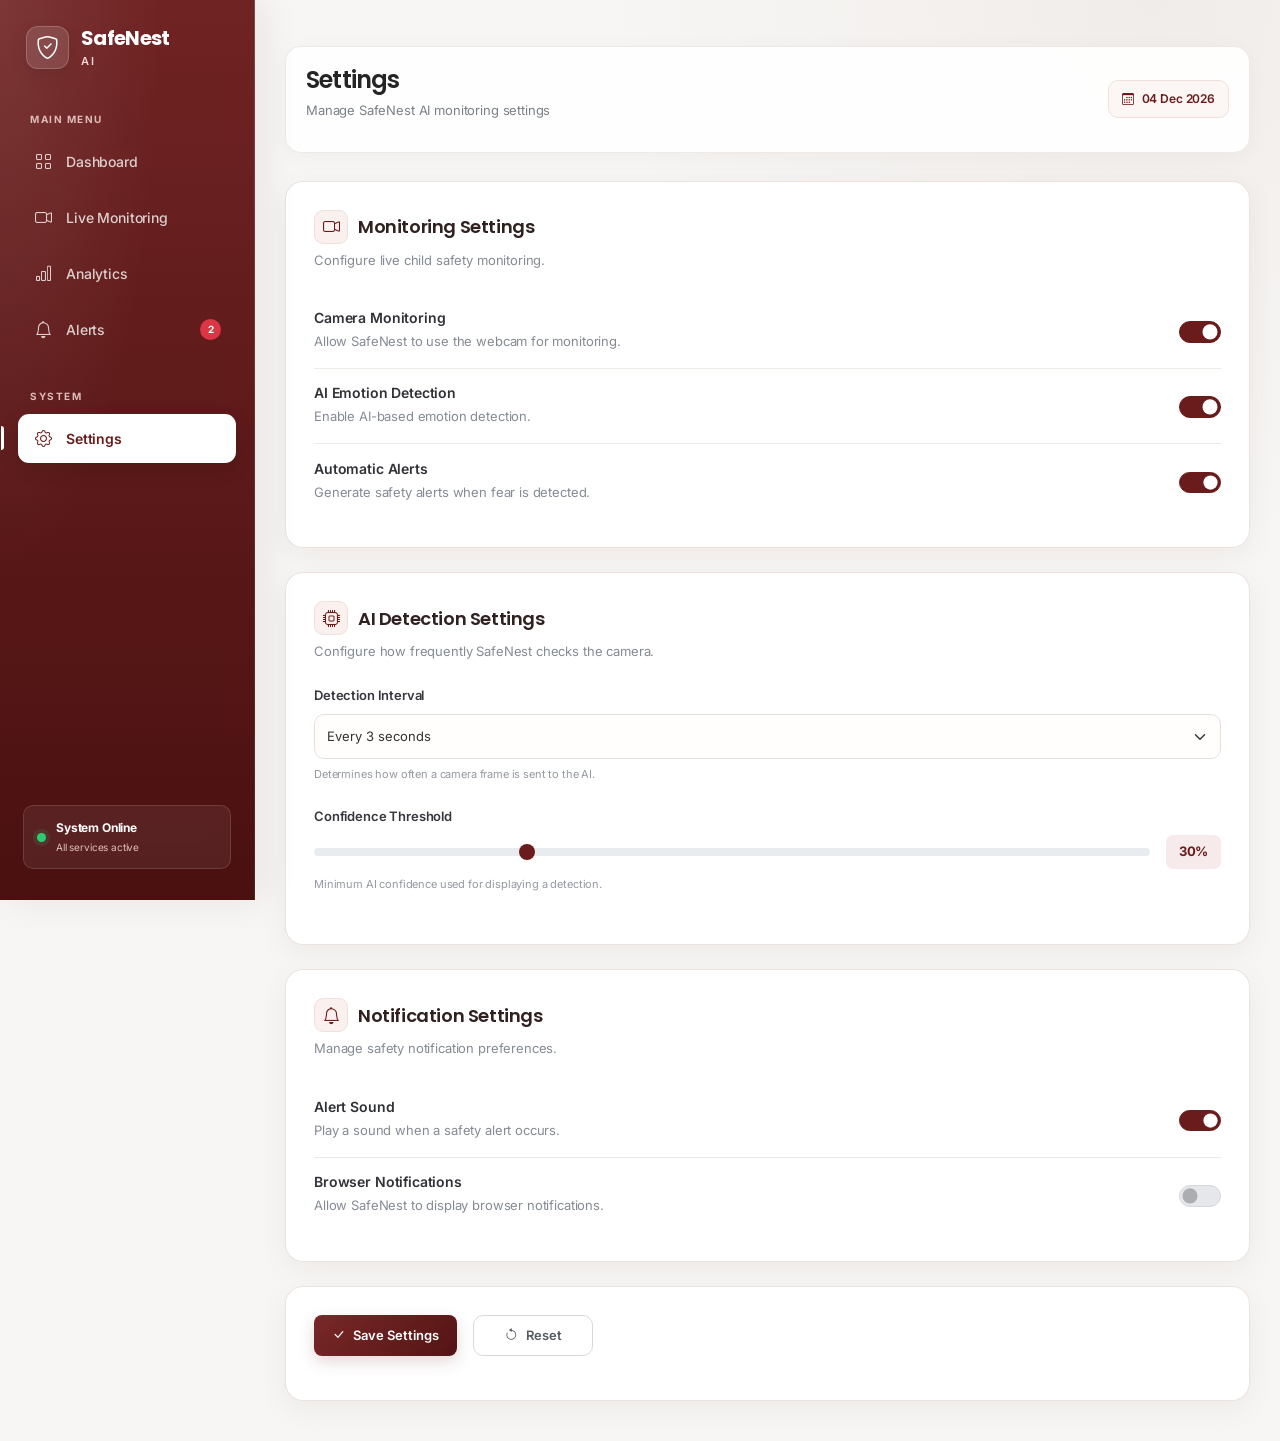
<file: SafeNest AI/settings.html>
```html
<!DOCTYPE html>
<html lang="en">

<head>

    <meta charset="UTF-8">

    <meta
        name="viewport"
        content="width=device-width, initial-scale=1.0"
    >

    <title>Settings | SafeNest AI</title>


    <!-- Bootstrap -->

    <link
        href="https://cdn.jsdelivr.net/npm/bootstrap@5.3.3/dist/css/bootstrap.min.css"
        rel="stylesheet"
    >


    <!-- Bootstrap Icons -->

    <link
        rel="stylesheet"
        href="https://cdn.jsdelivr.net/npm/bootstrap-icons@1.11.3/font/bootstrap-icons.min.css"
    >


    <!-- SafeNest CSS -->

    <link
        rel="stylesheet"
        href="css/style.css"
    >

</head>


<body>


<!-- =====================================================
     SIDEBAR
===================================================== -->

<!-- SIDEBAR -->
<div class="sidebar">

    <div class="brand">
        <div class="brand-icon">
            <i class="bi bi-shield-check"></i>
        </div>

        <div>
            <h4>SafeNest</h4>
            <span>AI</span>
        </div>
    </div>

    <div class="menu-title">
        MAIN MENU
    </div>

    <a href="index.html" class="nav-link">
        <i class="bi bi-grid"></i>
        <span>Dashboard</span>
    </a>

    <a href="monitoring.html" class="nav-link">
        <i class="bi bi-camera-video"></i>
        <span>Live Monitoring</span>
    </a>

    <a href="analytics.html" class="nav-link">
        <i class="bi bi-bar-chart"></i>
        <span>Analytics</span>
    </a>

    <a href="alerts.html" class="nav-link">
        <i class="bi bi-bell"></i>
        <span>Alerts</span>

        <span class="alert-count">2</span>
    </a>

    <div class="menu-title settings-title">
        SYSTEM
    </div>

    <a href="settings.html" class="nav-link active">
        <i class="bi bi-gear"></i>
        <span>Settings</span>
    </a>

    <div class="sidebar-bottom">

        <div class="system-status">
            <span class="status-dot"></span>

            <div>
                <strong>System Online</strong>
                <small>All services active</small>
            </div>
        </div>

    </div>

</div>



<!-- =====================================================
     MAIN CONTENT
===================================================== -->

<main class="main-content">


    <!-- =================================================
         TOP BAR
    ================================================= -->

    <header class="topbar">


        <button
            class="mobile-menu"
            id="mobileMenu"
        >

            <i class="bi bi-list"></i>

        </button>


        <div>

            <h1>
                Settings
            </h1>

            <p>
                Manage SafeNest AI monitoring settings
            </p>

        </div>


        <div class="topbar-date">

            <i class="bi bi-calendar3"></i>

            <span id="currentDate"></span>

        </div>

    </header>



    <!-- =================================================
         SETTINGS CONTENT
    ================================================= -->

    <div class="row g-4">


        <!-- =================================================
             MONITORING SETTINGS
        ================================================= -->

        <div class="col-12">

            <section class="card">

                <div class="card-body">


                    <div class="mb-4">

                        <h3>
                            <i class="bi bi-camera-video"></i>
                            Monitoring Settings
                        </h3>

                        <p class="text-muted mb-0">
                            Configure live child safety monitoring.
                        </p>

                    </div>



                    <!-- CAMERA -->

                    <div
                        class="d-flex justify-content-between align-items-center py-3 border-bottom"
                    >

                        <div>

                            <h5 class="mb-1">
                                Camera Monitoring
                            </h5>

                            <p class="text-muted mb-0">
                                Allow SafeNest to use the webcam for monitoring.
                            </p>

                        </div>


                        <div class="form-check form-switch">

                            <input
                                class="form-check-input"
                                type="checkbox"
                                id="cameraMonitoring"
                                checked
                            >

                        </div>

                    </div>



                    <!-- AI DETECTION -->

                    <div
                        class="d-flex justify-content-between align-items-center py-3 border-bottom"
                    >

                        <div>

                            <h5 class="mb-1">
                                AI Emotion Detection
                            </h5>

                            <p class="text-muted mb-0">
                                Enable AI-based emotion detection.
                            </p>

                        </div>


                        <div class="form-check form-switch">

                            <input
                                class="form-check-input"
                                type="checkbox"
                                id="aiDetection"
                                checked
                            >

                        </div>

                    </div>



                    <!-- AUTOMATIC ALERTS -->

                    <div
                        class="d-flex justify-content-between align-items-center py-3"
                    >

                        <div>

                            <h5 class="mb-1">
                                Automatic Alerts
                            </h5>

                            <p class="text-muted mb-0">
                                Generate safety alerts when fear is detected.
                            </p>

                        </div>


                        <div class="form-check form-switch">

                            <input
                                class="form-check-input"
                                type="checkbox"
                                id="automaticAlerts"
                                checked
                            >

                        </div>

                    </div>


                </div>

            </section>

        </div>



        <!-- =================================================
             DETECTION SETTINGS
        ================================================= -->

        <div class="col-12">

            <section class="card">

                <div class="card-body">


                    <div class="mb-4">

                        <h3>
                            <i class="bi bi-cpu"></i>
                            AI Detection Settings
                        </h3>

                        <p class="text-muted mb-0">
                            Configure how frequently SafeNest checks the camera.
                        </p>

                    </div>



                    <!-- DETECTION INTERVAL -->

                    <div class="mb-4">

                        <label
                            for="detectionInterval"
                            class="form-label fw-semibold"
                        >
                            Detection Interval
                        </label>


                        <select
                            class="form-select"
                            id="detectionInterval"
                        >

                            <option value="2">
                                Every 2 seconds
                            </option>

                            <option
                                value="3"
                                selected
                            >
                                Every 3 seconds
                            </option>

                            <option value="5">
                                Every 5 seconds
                            </option>

                            <option value="10">
                                Every 10 seconds
                            </option>

                        </select>


                        <small class="text-muted">
                            Determines how often a camera frame is sent to the AI.
                        </small>

                    </div>



                    <!-- CONFIDENCE -->

                    <div class="mb-4">

                        <label
                            for="confidenceThreshold"
                            class="form-label fw-semibold"
                        >
                            Confidence Threshold
                        </label>


                        <div class="d-flex align-items-center gap-3">

                            <input
                                type="range"
                                class="form-range"
                                id="confidenceThreshold"
                                min="10"
                                max="90"
                                value="30"
                            >


                            <strong
                                id="confidenceValue"
                                style="min-width: 50px;"
                            >
                                30%
                            </strong>

                        </div>


                        <small class="text-muted">
                            Minimum AI confidence used for displaying a detection.
                        </small>

                    </div>


                </div>

            </section>

        </div>



        <!-- =================================================
             NOTIFICATION SETTINGS
        ================================================= -->

        <div class="col-12">

            <section class="card">

                <div class="card-body">


                    <div class="mb-4">

                        <h3>

                            <i class="bi bi-bell"></i>

                            Notification Settings

                        </h3>

                        <p class="text-muted mb-0">
                            Manage safety notification preferences.
                        </p>

                    </div>



                    <!-- ALERT SOUND -->

                    <div
                        class="d-flex justify-content-between align-items-center py-3 border-bottom"
                    >

                        <div>

                            <h5 class="mb-1">
                                Alert Sound
                            </h5>

                            <p class="text-muted mb-0">
                                Play a sound when a safety alert occurs.
                            </p>

                        </div>


                        <div class="form-check form-switch">

                            <input
                                class="form-check-input"
                                type="checkbox"
                                id="alertSound"
                                checked
                            >

                        </div>

                    </div>



                    <!-- DESKTOP NOTIFICATION -->

                    <div
                        class="d-flex justify-content-between align-items-center py-3"
                    >

                        <div>

                            <h5 class="mb-1">
                                Browser Notifications
                            </h5>

                            <p class="text-muted mb-0">
                                Allow SafeNest to display browser notifications.
                            </p>

                        </div>


                        <div class="form-check form-switch">

                            <input
                                class="form-check-input"
                                type="checkbox"
                                id="browserNotifications"
                            >

                        </div>

                    </div>


                </div>

            </section>

        </div>



        <!-- =================================================
             SAVE / RESET
        ================================================= -->

        <div class="col-12">

            <section class="card">

                <div class="card-body">


                    <div
                        class="d-flex flex-wrap gap-3"
                    >

                        <button
                            id="saveSettings"
                            class="btn btn-primary"
                        >

                            <i class="bi bi-check-lg"></i>

                            Save Settings

                        </button>


                        <button
                            id="resetSettings"
                            class="btn btn-outline-secondary"
                        >

                            <i class="bi bi-arrow-counterclockwise"></i>

                            Reset

                        </button>

                    </div>


                    <div
                        id="settingsMessage"
                        class="mt-3"
                    ></div>


                </div>

            </section>

        </div>


    </div>


</main>



<!-- =====================================================
     JAVASCRIPT
===================================================== -->

<script>


/* =====================================================
   CURRENT DATE
===================================================== */

const currentDate =
    document.getElementById(
        "currentDate"
    );


if (currentDate) {

    const today =
        new Date();


    currentDate.textContent =
        today.toLocaleDateString(
            "en-IN",
            {
                day: "2-digit",
                month: "short",
                year: "numeric"
            }
        );

}



/* =====================================================
   DEFAULT SETTINGS
===================================================== */

const defaultSettings = {

    cameraMonitoring: true,

    aiDetection: true,

    automaticAlerts: true,

    detectionInterval: "3",

    confidenceThreshold: "30",

    alertSound: true,

    browserNotifications: false

};



/* =====================================================
   LOAD SETTINGS
===================================================== */

function loadSettings() {


    const savedSettings =
        localStorage.getItem(
            "safenestSettings"
        );


    if (!savedSettings) {

        applySettings(
            defaultSettings
        );

        return;

    }


    try {

        const settings =
            JSON.parse(
                savedSettings
            );


        applySettings(
            settings
        );


    } catch (error) {

        console.error(
            "Unable to load settings:",
            error
        );


        applySettings(
            defaultSettings
        );

    }

}



/* =====================================================
   APPLY SETTINGS TO PAGE
===================================================== */

function applySettings(
    settings
) {


    document.getElementById(
        "cameraMonitoring"
    ).checked =
        settings.cameraMonitoring;


    document.getElementById(
        "aiDetection"
    ).checked =
        settings.aiDetection;


    document.getElementById(
        "automaticAlerts"
    ).checked =
        settings.automaticAlerts;


    document.getElementById(
        "detectionInterval"
    ).value =
        settings.detectionInterval;


    document.getElementById(
        "confidenceThreshold"
    ).value =
        settings.confidenceThreshold;


    document.getElementById(
        "alertSound"
    ).checked =
        settings.alertSound;


    document.getElementById(
        "browserNotifications"
    ).checked =
        settings.browserNotifications;


    updateConfidenceValue();

}



/* =====================================================
   GET SETTINGS FROM PAGE
===================================================== */

function getSettings() {

    return {

        cameraMonitoring:
            document.getElementById(
                "cameraMonitoring"
            ).checked,


        aiDetection:
            document.getElementById(
                "aiDetection"
            ).checked,


        automaticAlerts:
            document.getElementById(
                "automaticAlerts"
            ).checked,


        detectionInterval:
            document.getElementById(
                "detectionInterval"
            ).value,


        confidenceThreshold:
            document.getElementById(
                "confidenceThreshold"
            ).value,


        alertSound:
            document.getElementById(
                "alertSound"
            ).checked,


        browserNotifications:
            document.getElementById(
                "browserNotifications"
            ).checked

    };

}



/* =====================================================
   CONFIDENCE VALUE
===================================================== */

const confidenceThreshold =
    document.getElementById(
        "confidenceThreshold"
    );


const confidenceValue =
    document.getElementById(
        "confidenceValue"
    );


function updateConfidenceValue() {

    if (
        confidenceThreshold &&
        confidenceValue
    ) {

        confidenceValue.textContent =
            confidenceThreshold.value +
            "%";

    }

}


if (confidenceThreshold) {

    confidenceThreshold.addEventListener(
        "input",
        updateConfidenceValue
    );

}



/* =====================================================
   SAVE SETTINGS
===================================================== */

const saveSettings =
    document.getElementById(
        "saveSettings"
    );


const settingsMessage =
    document.getElementById(
        "settingsMessage"
    );


if (saveSettings) {

    saveSettings.addEventListener(
        "click",
        function () {


            const settings =
                getSettings();


            localStorage.setItem(
                "safenestSettings",
                JSON.stringify(
                    settings
                )
            );


            settingsMessage.innerHTML = `

                <div class="alert alert-success">

                    <i class="bi bi-check-circle-fill"></i>

                    Settings saved successfully.

                </div>

            `;


            setTimeout(
                function () {

                    settingsMessage.innerHTML =
                        "";

                },
                3000
            );

        }
    );

}



/* =====================================================
   RESET SETTINGS
===================================================== */

const resetSettings =
    document.getElementById(
        "resetSettings"
    );


if (resetSettings) {

    resetSettings.addEventListener(
        "click",
        function () {


            const confirmReset =
                confirm(
                    "Reset SafeNest settings to default?"
                );


            if (!confirmReset) {

                return;

            }


            localStorage.setItem(
                "safenestSettings",
                JSON.stringify(
                    defaultSettings
                )
            );


            applySettings(
                defaultSettings
            );


            settingsMessage.innerHTML = `

                <div class="alert alert-info">

                    <i class="bi bi-info-circle-fill"></i>

                    Settings have been reset.

                </div>

            `;


            setTimeout(
                function () {

                    settingsMessage.innerHTML =
                        "";

                },
                3000
            );

        }
    );

}



/* =====================================================
   BROWSER NOTIFICATIONS
===================================================== */

const browserNotifications =
    document.getElementById(
        "browserNotifications"
    );


if (browserNotifications) {

    browserNotifications.addEventListener(
        "change",
        async function () {


            if (
                browserNotifications.checked
            ) {


                if (
                    !("Notification" in window)
                ) {

                    alert(
                        "Browser notifications are not supported."
                    );


                    browserNotifications.checked =
                        false;


                    return;

                }


                const permission =
                    await Notification.requestPermission();


                if (
                    permission !== "granted"
                ) {

                    browserNotifications.checked =
                        false;

                }

            }

        }
    );

}



/* =====================================================
   MOBILE SIDEBAR
===================================================== */

const mobileMenu =
    document.getElementById(
        "mobileMenu"
    );


const sidebar =
    document.querySelector(
        ".sidebar"
    );


if (
    mobileMenu &&
    sidebar
) {

    mobileMenu.addEventListener(
        "click",
        function () {

            sidebar.classList.toggle(
                "show"
            );

        }
    );

}


/* =====================================================
   CLOSE SIDEBAR OUTSIDE
===================================================== */

document.addEventListener(
    "click",
    function (event) {


        if (
            window.innerWidth <= 800 &&
            sidebar &&
            mobileMenu &&
            !sidebar.contains(
                event.target
            ) &&
            !mobileMenu.contains(
                event.target
            )
        ) {

            sidebar.classList.remove(
                "show"
            );

        }

    }
);



/* =====================================================
   START
===================================================== */

loadSettings();


</script>


</body>

</html>
</file>
<file: SafeNest AI/css/style.css>
/* =========================================================
   SAFENEST AI - SHARED STYLESHEET
   Theme: Maroon, White, Soft Gray
========================================================= */

@import url('https://fonts.googleapis.com/css2?family=Inter:wght@400;500;600;700&family=Poppins:wght@400;500;600;700&display=swap');

:root {
    --primary: #6a1b1b;
    --primary-dark: #541414;
    --primary-light: #f8eeee;
    --background: #f6f7f9;
    --surface: #ffffff;
    --text: #303237;
    --muted: #858991;
    --border: #e6e8ec;
    --success: #3d9560;
    --danger: #c0392b;
    --radius: 14px;
    --shadow: 0 4px 18px rgba(30, 35, 45, 0.05);
    --transition: all 0.25s ease;
}

/* RESET */

* {
    margin: 0;
    padding: 0;
    box-sizing: border-box;
}

html {
    scroll-behavior: smooth;
}

body {
    min-height: 100vh;
    font-family: "Inter", sans-serif;
    background: var(--background);
    color: var(--text);
}

button,
input,
select,
textarea {
    font: inherit;
}

button {
    cursor: pointer;
}

a {
    transition: var(--transition);
}

img,
video {
    max-width: 100%;
}

i {
    line-height: 1;
}

/* SHARED CARDS */

.dashboard-card,
.summary-card,
.alert-card,
.analytics-card,
.monitoring-camera-card,
.monitoring-detection-card,
.monitoring-info-card,
.card {
    background: var(--surface);
    border: 1px solid var(--border);
    border-radius: var(--radius);
    box-shadow: var(--shadow);
    transition: var(--transition);
}

.dashboard-card:hover,
.summary-card:hover,
.alert-card:hover,
.analytics-card:hover {
    box-shadow: 0 9px 26px rgba(30, 35, 45, 0.09);
    transform: translateY(-2px);
}

/* SIDEBAR */

.sidebar {
    position: fixed;
    inset: 0 auto 0 0;
    z-index: 1000;
    display: flex;
    flex-direction: column;
    width: 255px;
    height: 100vh;
    padding: 26px 18px;
    overflow-y: auto;
    color: white;
    background: var(--primary);
    box-shadow: 4px 0 18px rgba(0, 0, 0, 0.08);
    transition: var(--transition);
}

.brand {
    display: flex;
    align-items: center;
    gap: 12px;
    padding: 0 8px;
    margin-bottom: 38px;
}

.brand-icon {
    display: flex;
    align-items: center;
    justify-content: center;
    width: 43px;
    height: 43px;
    border: 1px solid rgba(255, 255, 255, 0.12);
    border-radius: 12px;
    background: rgba(255, 255, 255, 0.14);
    font-size: 23px;
}

.brand h4 {
    margin: 0;
    font: 700 20px/1.2 "Poppins", sans-serif;
}

.brand span {
    display: block;
    margin-top: 3px;
    color: #f3d4d4;
    font-size: 11px;
    font-weight: 600;
    letter-spacing: 2px;
}

.menu-title {
    padding: 0 12px;
    margin-bottom: 10px;
    color: #dfbcbc;
    font-size: 10px;
    font-weight: 700;
    letter-spacing: 1.5px;
}

.settings-title {
    margin-top: 28px;
}

.nav-link {
    position: relative;
    display: flex;
    align-items: center;
    gap: 13px;
    width: 100%;
    padding: 12px 13px;
    margin-bottom: 5px;
    border-radius: 9px;
    color: #f7eaea;
    text-decoration: none;
    font-size: 14px;
    font-weight: 500;
    transition: var(--transition);
}

.nav-link i {
    width: 20px;
    text-align: center;
    font-size: 17px;
}

.nav-link:hover,
.nav-link.active {
    background: white;
    color: var(--primary);
}

.nav-link:hover {
    transform: translateX(3px);
}

.nav-link.active {
    font-weight: 600;
    box-shadow: 0 5px 15px rgba(0, 0, 0, 0.1);
}

.nav-link.active i {
    color: var(--primary);
}

.alert-count {
    display: inline-flex;
    align-items: center;
    justify-content: center;
    min-width: 21px;
    height: 21px;
    padding: 0 6px;
    margin-left: auto;
    border-radius: 50px;
    background: #dc3545;
    color: white;
    font-size: 10px;
    font-weight: 700;
}

.sidebar-bottom {
    padding: 15px 5px 5px;
    margin-top: auto;
}

.system-status {
    display: flex;
    align-items: center;
    gap: 10px;
    padding: 13px;
    border: 1px solid rgba(255, 255, 255, 0.08);
    border-radius: 10px;
    background: rgba(255, 255, 255, 0.08);
}

.status-dot {
    flex-shrink: 0;
    width: 9px;
    height: 9px;
    border-radius: 50%;
    background: #2ecc71;
    box-shadow: 0 0 0 4px rgba(46, 204, 113, 0.12);
}

.system-status strong,
.system-status small {
    display: block;
}

.system-status strong {
    font-size: 12px;
}

.system-status small {
    margin-top: 3px;
    color: #dfbcbc;
    font-size: 10px;
}

/* MAIN CONTENT */

.main-content {
    min-height: 100vh;
    margin-left: 255px;
    padding: 22px 30px 40px;
}

/* TOPBAR */

.topbar {
    display: flex;
    align-items: center;
    justify-content: space-between;
    gap: 15px;
    min-height: 76px;
    padding: 15px 20px;
    margin-bottom: 28px;
    border: 1px solid var(--border);
    border-radius: var(--radius);
    background: white;
    box-shadow: 0 3px 15px rgba(0, 0, 0, 0.04);
}

.topbar > div:first-child {
    display: flex;
    align-items: center;
    gap: 10px;
}

.topbar h1,
.page-title {
    margin: 0;
    color: #252525;
    font: 600 24px "Poppins", sans-serif;
}

.topbar p {
    margin-top: 4px;
    color: #7b8088;
    font-size: 13px;
}

.topbar-right {
    display: flex;
    align-items: center;
    gap: 18px;
}

.topbar-date {
    display: flex;
    align-items: center;
    gap: 8px;
    padding: 9px 13px;
    border: 1px solid #f0dddd;
    border-radius: 8px;
    background: #faf5f5;
    color: var(--primary);
    font-size: 12px;
    font-weight: 600;
}

/* BUTTONS AND PROFILE */

.mobile-menu,
.icon-button,
.profile-avatar,
.monitoring-control-btn {
    display: flex;
    align-items: center;
    justify-content: center;
}

.mobile-menu {
    display: none;
    flex-shrink: 0;
    width: 40px;
    height: 40px;
    margin-right: 5px;
    border: 0;
    border-radius: 9px;
    background: var(--primary-light);
    color: var(--primary);
    font-size: 21px;
}

.icon-button {
    position: relative;
    width: 40px;
    height: 40px;
    border: 1px solid var(--border);
    border-radius: 10px;
    background: white;
    color: #5e6269;
    transition: var(--transition);
}

.icon-button:hover {
    background: var(--primary-light);
    color: var(--primary);
}

.notification-dot {
    position: absolute;
    top: 7px;
    right: 7px;
    width: 7px;
    height: 7px;
    border: 1px solid white;
    border-radius: 50%;
    background: var(--danger);
}

.profile {
    display: flex;
    align-items: center;
    gap: 9px;
    cursor: pointer;
}

.profile-avatar {
    width: 38px;
    height: 38px;
    border-radius: 10px;
    background: var(--primary);
    color: white;
    font-size: 11px;
    font-weight: 700;
}

.profile-info strong,
.profile-info small {
    display: block;
}

.profile-info strong {
    font-size: 12px;
}

.profile-info small {
    margin-top: 3px;
    color: #92959b;
    font-size: 10px;
}

.profile > i {
    color: #999ca2;
    font-size: 12px;
}

/* GENERAL HEADINGS */

.section-header {
    display: flex;
    align-items: center;
    justify-content: space-between;
    gap: 15px;
    margin-bottom: 18px;
}

.section-header h2 {
    font: 600 18px "Poppins", sans-serif;
}

.section-header p {
    margin-top: 5px;
    color: var(--muted);
    font-size: 12px;
}

.section-header a {
    color: var(--primary);
    font-size: 12px;
    font-weight: 600;
    text-decoration: none;
}

.section-header a:hover {
    text-decoration: underline;
}

/* DASHBOARD */

.welcome-section {
    display: flex;
    align-items: center;
    justify-content: space-between;
    gap: 20px;
    margin-bottom: 25px;
}

.welcome-label,
.monitoring-label {
    margin-bottom: 7px;
    color: var(--muted);
    font-size: 10px;
    font-weight: 700;
    letter-spacing: 1.4px;
}

.welcome-section h1 {
    font: 600 25px "Poppins", sans-serif;
}

.welcome-text {
    margin-top: 7px;
    color: var(--muted);
    font-size: 13px;
}

.date-card {
    display: flex;
    align-items: center;
    gap: 10px;
    padding: 13px 16px;
    border: 1px solid #f0dddd;
    border-radius: 11px;
    background: white;
    color: var(--primary);
}

.date-card span,
.date-card strong {
    display: block;
}

.date-card span {
    margin-bottom: 4px;
    font-size: 10px;
}

.date-card strong {
    font-size: 12px;
}

.summary-grid {
    display: grid;
    grid-template-columns: repeat(3, minmax(0, 1fr));
    gap: 18px;
    margin-bottom: 22px;
}

.summary-card {
    padding: 22px;
}

.card-top {
    display: flex;
    align-items: center;
    justify-content: space-between;
    margin-bottom: 18px;
}

.card-icon {
    display: flex;
    align-items: center;
    justify-content: center;
    width: 43px;
    height: 43px;
    border-radius: 12px;
    background: var(--primary-light);
    color: var(--primary);
    font-size: 20px;
}

.card-icon.safe {
    background: #e9f7ef;
    color: var(--success);
}

.card-icon.red {
    background: #fff0ef;
    color: var(--danger);
}

.summary-card h3 {
    margin-bottom: 6px;
    font: 600 15px "Poppins", sans-serif;
}

.summary-card p {
    color: var(--muted);
    font-size: 12px;
}

.alert-number {
    color: var(--danger);
    font-size: 21px;
    font-weight: 700;
}

.dashboard-grid,
.bottom-grid {
    display: grid;
    grid-template-columns: repeat(2, minmax(0, 1fr));
    gap: 20px;
    margin-bottom: 22px;
}

.dashboard-card {
    min-width: 0;
    padding: 22px;
}

.camera-preview {
    position: relative;
    min-height: 320px;
    overflow: hidden;
    border-radius: 11px;
    background: #17191d;
}

.camera-preview video {
    display: block;
    width: 100%;
    height: 320px;
    object-fit: cover;
    background: #17191d;
}

.camera-placeholder {
    position: absolute;
    inset: 0;
    display: flex;
    flex-direction: column;
    align-items: center;
    justify-content: center;
    padding: 20px;
    text-align: center;
    color: white;
    background: #1c1e22;
}

.camera-icon {
    display: flex;
    align-items: center;
    justify-content: center;
    width: 60px;
    height: 60px;
    margin-bottom: 14px;
    border-radius: 16px;
    background: rgba(255, 255, 255, 0.08);
    font-size: 25px;
}

.camera-placeholder h3 {
    margin-bottom: 8px;
    font-size: 16px;
}

.camera-placeholder p,
.camera-placeholder small {
    color: #b7b9bd;
    font-size: 11px;
}

.live-badge {
    display: inline-flex;
    align-items: center;
    gap: 7px;
    padding: 6px 9px;
    border-radius: 6px;
    background: #fff0f0;
    color: var(--danger);
    font-size: 10px;
    font-weight: 700;
}

.live-badge span {
    width: 7px;
    height: 7px;
    border-radius: 50%;
    background: #d64545;
    animation: livePulse 1.5s infinite;
}

@keyframes livePulse {
    50% { opacity: 0.35; }
}

.emotion-bars {
    display: grid;
    gap: 17px;
}

.emotion-row {
    display: grid;
    grid-template-columns: 95px minmax(0, 1fr) 42px;
    align-items: center;
    gap: 10px;
}

.emotion-name {
    font-size: 12px;
}

.emotion-progress {
    height: 8px;
    overflow: hidden;
    border-radius: 20px;
    background: #eceef1;
}

.emotion-fill {
    height: 100%;
    border-radius: inherit;
    transition: width 0.5s ease;
}

.emotion-fill.happy { background: #42a866; }
.emotion-fill.sad { background: #4d86d9; }
.emotion-fill.angry { background: #d64545; }
.emotion-fill.fear { background: #8e65c5; }
.emotion-fill.neutral { background: #9299a4; }

.emotion-row strong {
    text-align: right;
    font-size: 11px;
}

/* ALERTS */

.alert-item {
    display: flex;
    align-items: center;
    gap: 12px;
    padding: 15px 0;
    border-bottom: 1px solid #eeeeef;
}

.alert-item:last-child {
    border-bottom: 0;
}

.alert-icon {
    display: flex;
    align-items: center;
    justify-content: center;
    flex-shrink: 0;
    width: 40px;
    height: 40px;
    border-radius: 10px;
    background: var(--primary-light);
    color: var(--primary);
}

.alert-icon.safe {
    background: #e9f7ef;
    color: var(--success);
}

.alert-content {
    display: grid;
    flex: 1;
    gap: 5px;
    min-width: 0;
}

.alert-content strong {
    font-size: 12px;
}

.alert-content span {
    color: var(--muted);
    font-size: 10px;
}

.alert-status {
    padding: 6px 8px;
    border-radius: 6px;
    font-size: 10px;
    font-weight: 600;
}

.warning-status {
    background: #fff0ef;
    color: var(--danger);
}

.safe-status {
    background: #e9f7ef;
    color: var(--success);
}

/* MONITORING PAGE */

.monitoring-page {
    width: 100%;
}

.monitoring-header {
    display: flex;
    align-items: center;
    justify-content: space-between;
    gap: 15px;
    margin-bottom: 22px;
    padding: 4px 2px;
}

.monitoring-header h1 {
    color: #282a2e;
    font: 600 25px "Poppins", sans-serif;
}

.monitoring-header > div:first-child > p:last-child {
    margin-top: 5px;
    color: var(--muted);
    font-size: 12px;
}

.monitoring-status {
    display: flex;
    align-items: center;
    gap: 8px;
    padding: 9px 14px;
    border: 1px solid #d7eddd;
    border-radius: 50px;
    background: #eef9f2;
    color: #33814f;
    font-size: 11px;
    font-weight: 600;
}

.monitoring-status-dot {
    width: 8px;
    height: 8px;
    border-radius: 50%;
    background: #42a866;
}

.monitoring-grid {
    display: grid;
    grid-template-columns: minmax(0, 1.65fr) minmax(280px, 0.75fr);
    align-items: stretch;
    gap: 20px;
}

.monitoring-camera-card {
    min-width: 0;
    overflow: hidden;
}

.monitoring-camera-header {
    display: flex;
    align-items: center;
    justify-content: space-between;
    gap: 10px;
    min-height: 68px;
    padding: 14px 18px;
    border-bottom: 1px solid #ececee;
}

.monitoring-camera-title {
    display: flex;
    align-items: center;
    gap: 11px;
}

.monitoring-camera-title > i,
.monitoring-title-icon {
    display: flex;
    align-items: center;
    justify-content: center;
    flex-shrink: 0;
    width: 39px;
    height: 39px;
    border-radius: 10px;
    background: var(--primary-light);
    color: var(--primary);
    font-size: 17px;
}

.monitoring-camera-title strong,
.monitoring-camera-title small {
    display: block;
}

.monitoring-camera-title strong {
    font-size: 13px;
}

.monitoring-camera-title small {
    margin-top: 3px;
    color: #9699a0;
    font-size: 10px;
}

.monitoring-live-badge {
    display: flex;
    align-items: center;
    gap: 6px;
    padding: 6px 9px;
    border: 1px solid #f4d6d6;
    border-radius: 6px;
    background: #fff0f0;
    color: var(--danger);
    font-size: 9px;
    font-weight: 700;
}

.monitoring-live-badge > span {
    width: 6px;
    height: 6px;
    border-radius: 50%;
    background: #d64545;
    animation: livePulse 1.5s infinite;
}

/* MONITORING CAMERA VISIBILITY */

.monitoring-camera-screen {
    position: relative;
    width: 100%;
    min-height: 320px;
    overflow: hidden;
    background: #17191d;
}

#cameraVideo {
    display: block;
    width: 100%;
    height: 100%;
    min-height: 320px;
    object-fit: cover;
    background: #17191d;
}

.monitoring-camera-placeholder {
    display: none;
}

.monitoring-camera-time,
.monitoring-ai-status {
    position: absolute;
    top: 14px;
    z-index: 2;
    padding: 7px 10px;
    border: 1px solid rgba(255, 255, 255, 0.1);
    border-radius: 6px;
    background: rgba(0, 0, 0, 0.62);
    color: white;
}

.monitoring-camera-time {
    left: 14px;
    font: 11px monospace;
}

.monitoring-ai-status {
    right: 14px;
    display: flex;
    align-items: center;
    gap: 6px;
    font-size: 9px;
    font-weight: 700;
}

.monitoring-ai-status i {
    color: #65cf89;
}

.monitoring-detection-box {
    position: absolute;
    top: 28%;
    left: 35%;
    width: 30%;
    height: 42%;
    border: 2px solid #65cf89;
    border-radius: 5px;
    pointer-events: none;
    transition: var(--transition);
}

.monitoring-detection-box::before,
.monitoring-detection-box::after {
    position: absolute;
    width: 13px;
    height: 13px;
    content: "";
}

.monitoring-detection-box::before {
    top: -2px;
    left: -2px;
    border-top: 3px solid #65cf89;
    border-left: 3px solid #65cf89;
}

.monitoring-detection-box::after {
    right: -2px;
    bottom: -2px;
    border-right: 3px solid #65cf89;
    border-bottom: 3px solid #65cf89;
}

#detectionBoxText {
    position: absolute;
    top: -25px;
    left: 0;
    padding: 4px 7px;
    border-radius: 4px;
    background: #65cf89;
    color: white;
    font-size: 9px;
    font-weight: 600;
    white-space: nowrap;
}

.monitoring-camera-info {
    position: absolute;
    right: 0;
    bottom: 0;
    left: 0;
    display: flex;
    align-items: center;
    justify-content: space-between;
    gap: 10px;
    padding: 35px 14px 10px;
    background: linear-gradient(transparent, rgba(0, 0, 0, 0.75));
    color: white;
    font-size: 10px;
}

.monitoring-camera-info span:first-child {
    display: flex;
    align-items: center;
    gap: 6px;
}

.monitoring-camera-info i {
    color: #62cf87;
}

/* CAMERA CONTROLS */

.monitoring-camera-controls {
    display: flex;
    align-items: center;
    justify-content: center;
    gap: 10px;
    height: 62px;
    border-top: 1px solid #ececee;
    background: white;
}

.monitoring-control-btn {
    width: 38px;
    height: 38px;
    border: 1px solid #e4e5e8;
    border-radius: 9px;
    background: #fafafa;
    color: #656970;
    font-size: 15px;
    transition: var(--transition);
}

.monitoring-control-btn:hover {
    border-color: #ead1d1;
    background: var(--primary-light);
    color: var(--primary);
}

.monitoring-control-btn:active {
    transform: scale(0.95);
}

/* AI DETECTION CARD */

.monitoring-detection-card {
    display: flex;
    flex-direction: column;
    min-width: 0;
    padding: 22px;
}

.monitoring-section-title {
    display: flex;
    align-items: center;
    gap: 11px;
    padding-bottom: 17px;
    border-bottom: 1px solid #eeeeef;
}

.monitoring-section-title h2 {
    font: 600 16px "Poppins", sans-serif;
}

.monitoring-section-title p {
    margin-top: 3px;
    color: #9699a0;
    font-size: 10px;
}

.monitoring-emotion {
    padding: 28px 10px 25px;
    text-align: center;
}

.monitoring-emotion-icon {
    display: flex;
    align-items: center;
    justify-content: center;
    width: 82px;
    height: 82px;
    margin: 0 auto 13px;
    border: 1px solid #f2e0c5;
    border-radius: 50%;
    background: #fff8ed;
    font-size: 40px;
    box-shadow: 0 5px 15px rgba(0, 0, 0, 0.05);
}

.monitoring-emotion h2 {
    font: 600 23px "Poppins", sans-serif;
}

.monitoring-emotion p {
    margin-top: 5px;
    color: #9699a0;
    font-size: 10px;
}

.monitoring-confidence {
    padding: 15px;
    border: 1px solid #eeeeef;
    border-radius: 10px;
    background: #fafafa;
}

.monitoring-confidence-header {
    display: flex;
    align-items: center;
    justify-content: space-between;
    gap: 8px;
    margin-bottom: 9px;
}

.monitoring-confidence-header span {
    color: #686c72;
    font-size: 10px;
}

.monitoring-confidence-header strong {
    color: var(--primary);
    font-size: 12px;
}

.monitoring-confidence-bar {
    height: 8px;
    overflow: hidden;
    border-radius: 50px;
    background: #e8e9eb;
}

#confidenceFill {
    width: 0;
    height: 100%;
    border-radius: inherit;
    background: var(--primary);
    transition: width 0.5s ease;
}

.monitoring-details {
    margin-top: 18px;
}

.monitoring-detail-row {
    display: flex;
    align-items: center;
    justify-content: space-between;
    gap: 10px;
    min-height: 42px;
    border-bottom: 1px solid #f0f0f1;
}

.monitoring-detail-row:last-child {
    border-bottom: 0;
}

.monitoring-detail-row span {
    color: #777b81;
    font-size: 11px;
}

.monitoring-detail-row strong {
    font-size: 11px;
}

.monitoring-success {
    color: var(--success) !important;
}

.monitoring-emergency-btn {
    display: flex;
    align-items: center;
    justify-content: center;
    gap: 8px;
    width: 100%;
    min-height: 46px;
    padding: 12px 15px;
    margin-top: auto;
    border: 0;
    border-radius: 9px;
    background: var(--danger);
    color: white;
    font-size: 12px;
    font-weight: 600;
    box-shadow: 0 5px 12px rgba(192, 57, 43, 0.16);
    transition: var(--transition);
}

.monitoring-emergency-btn:hover {
    transform: translateY(-1px);
    background: #a93226;
}

/* BOTTOM MONITORING CARDS */

.monitoring-bottom-grid {
    display: grid;
    grid-template-columns: repeat(2, minmax(0, 1fr));
    gap: 20px;
    margin-top: 20px;
}

.monitoring-info-card {
    min-width: 0;
    padding: 22px;
}

.monitoring-detection-item {
    display: flex;
    align-items: center;
    justify-content: space-between;
    gap: 10px;
    min-height: 65px;
    padding: 11px 2px;
    border-bottom: 1px solid #eeeeef;
}

.monitoring-detection-item:last-child {
    border-bottom: 0;
}

.monitoring-detection-left {
    display: flex;
    align-items: center;
    gap: 10px;
}

.monitoring-small-emotion {
    display: flex;
    align-items: center;
    justify-content: center;
    flex-shrink: 0;
    width: 38px;
    height: 38px;
    border: 1px solid #eeeeef;
    border-radius: 9px;
    background: #fafafa;
    font-size: 19px;
}

.monitoring-detection-left strong,
.monitoring-detection-left small {
    display: block;
}

.monitoring-detection-left strong {
    font-size: 12px;
}

.monitoring-detection-left small {
    margin-top: 3px;
    color: #999ca2;
    font-size: 9px;
}

.monitoring-detection-item > span {
    color: var(--primary);
    font-size: 11px;
    font-weight: 700;
}

.monitoring-safety-box {
    display: flex;
    align-items: center;
    gap: 16px;
    min-height: 150px;
    padding: 20px;
    margin-top: 20px;
    border: 1px solid #dceee1;
    border-radius: 12px;
    background: #f4faf6;
}

.monitoring-safety-icon {
    display: flex;
    align-items: center;
    justify-content: center;
    flex-shrink: 0;
    width: 58px;
    height: 58px;
    border-radius: 50%;
    background: #e1f4e7;
    color: var(--success);
    font-size: 25px;
}

.monitoring-safety-box h3 {
    color: #32764c;
    font: 600 17px "Poppins", sans-serif;
}

.monitoring-safety-box p {
    max-width: 350px;
    margin-top: 5px;
    color: #718278;
    font-size: 11px;
    line-height: 1.6;
}

/* MONITORING FOOTER */

.monitoring-page footer,
.dashboard footer {
    display: flex;
    align-items: center;
    justify-content: space-between;
    gap: 15px;
    margin-top: 25px;
    padding: 17px 5px 0;
    border-top: 1px solid #e5e6e9;
}

.monitoring-page footer p,
.dashboard footer p {
    margin: 0;
    color: #96999f;
    font-size: 10px;
}

.monitoring-page footer span,
.dashboard footer span {
    display: flex;
    align-items: center;
    gap: 5px;
    color: #7f8288;
    font-size: 10px;
}

.monitoring-page footer i {
    color: var(--primary);
}

/* EMERGENCY MODAL */

.monitoring-emergency-modal {
    position: fixed;
    inset: 0;
    z-index: 2000;
    display: none;
    align-items: center;
    justify-content: center;
    padding: 20px;
    background: rgba(25, 25, 27, 0.58);
    backdrop-filter: blur(4px);
}

.monitoring-emergency-modal.show {
    display: flex;
}

.monitoring-modal-box {
    width: 100%;
    max-width: 420px;
    padding: 30px;
    border-radius: 16px;
    background: white;
    text-align: center;
    box-shadow: 0 20px 50px rgba(0, 0, 0, 0.18);
    animation: modalAppear 0.25s ease;
}

@keyframes modalAppear {
    from {
        opacity: 0;
        transform: translateY(10px) scale(0.98);
    }
    to {
        opacity: 1;
        transform: translateY(0) scale(1);
    }
}

.monitoring-modal-icon {
    display: flex;
    align-items: center;
    justify-content: center;
    width: 62px;
    height: 62px;
    margin: 0 auto 17px;
    border-radius: 50%;
    background: #fff1ef;
    color: var(--danger);
    font-size: 25px;
}

.monitoring-modal-box h2 {
    margin-bottom: 8px;
    font: 600 19px "Poppins", sans-serif;
}

.monitoring-modal-box p {
    max-width: 320px;
    margin: 0 auto 23px;
    color: var(--muted);
    font-size: 11px;
    line-height: 1.6;
}

.monitoring-modal-buttons {
    display: flex;
    gap: 10px;
}

.monitoring-modal-buttons button {
    flex: 1;
    min-height: 42px;
    border-radius: 8px;
    font-size: 11px;
    font-weight: 600;
    transition: var(--transition);
}

.monitoring-cancel-btn {
    border: 1px solid #dedfe2;
    background: white;
    color: #666a70;
}

.monitoring-confirm-btn {
    border: 1px solid var(--danger);
    background: var(--danger);
    color: white;
}

.monitoring-cancel-btn:hover {
    background: #f6f6f7;
}

.monitoring-confirm-btn:hover {
    background: #a93226;
}

/* SETTINGS PAGE */

.card {
    overflow: hidden;
}

.card-body {
    padding: 28px;
}

.card h3 {
    display: flex;
    align-items: center;
    gap: 10px;
    margin-bottom: 7px;
    color: #2b2b2b;
    font: 600 18px "Poppins", sans-serif;
}

.card h3 i {
    display: inline-flex;
    align-items: center;
    justify-content: center;
    width: 34px;
    height: 34px;
    border-radius: 9px;
    background: var(--primary-light);
    color: var(--primary);
    font-size: 17px;
}

.card .text-muted {
    color: #858b94 !important;
    font-size: 13px;
}

.card .border-bottom {
    border-color: #eeeeee !important;
}

.card .py-3 {
    min-height: 75px;
}

.card h5 {
    color: #303238;
    font-size: 14px;
    font-weight: 600;
}

.card h5 + p {
    font-size: 12px;
    line-height: 1.6;
}

.form-check-input {
    width: 2.6em !important;
    height: 1.35em !important;
    border: 1px solid #d4d7dc;
    background-color: #e5e7eb;
    box-shadow: none !important;
    cursor: pointer;
    transition: var(--transition);
}

.form-check-input:checked {
    border-color: var(--primary);
    background-color: var(--primary);
}

.form-check-input:focus,
.form-select:focus {
    border-color: var(--primary);
    box-shadow: 0 0 0 0.2rem rgba(106, 27, 27, 0.1) !important;
}

.form-label {
    margin-bottom: 9px;
    color: #36383d;
    font-size: 13px;
}

.form-select {
    height: 45px;
    border: 1px solid #dfe2e6;
    border-radius: 9px;
    background-color: white;
    color: #333;
    font-size: 13px;
    box-shadow: none !important;
    cursor: pointer;
}

.form-select:hover {
    border-color: #bda1a1;
}

.form-range {
    cursor: pointer;
}

.form-range::-webkit-slider-runnable-track,
.form-range::-moz-range-track {
    height: 6px;
    border-radius: 10px;
    background: #eadcdc;
}

.form-range::-webkit-slider-thumb,
.form-range::-moz-range-thumb {
    border: 3px solid white;
    border-radius: 50%;
    background: var(--primary);
    box-shadow: 0 2px 6px rgba(0, 0, 0, 0.2);
    cursor: pointer;
}

#confidenceValue {
    min-width: 55px !important;
    padding: 7px 10px;
    border-radius: 7px;
    background: var(--primary-light);
    color: var(--primary);
    text-align: center;
    font-size: 13px;
}

.card small.text-muted {
    display: block;
    margin-top: 7px;
    color: #9499a1 !important;
    font-size: 11px;
}

#saveSettings,
#resetSettings {
    min-width: 120px;
    padding: 10px 18px;
    border-radius: 8px;
    font-size: 13px;
    font-weight: 600;
    transition: var(--transition);
}

#saveSettings {
    border: 0;
    background: var(--primary);
    color: white;
    box-shadow: 0 4px 10px rgba(106, 27, 27, 0.18);
}

#saveSettings:hover {
    transform: translateY(-1px);
    background: var(--primary-dark);
}

#resetSettings {
    border: 1px solid #d5d8dc;
    background: white;
    color: #555b63;
}

#resetSettings:hover {
    background: #f7f7f7;
}

#saveSettings i,
#resetSettings i,
#settingsMessage i {
    margin-right: 5px;
}

#settingsMessage .alert {
    padding: 11px 14px;
    margin-bottom: 0;
    border-radius: 9px;
    font-size: 13px;
}

#settingsMessage .alert-success {
    border: 1px solid #ccebd7;
    background: #edf8f1;
    color: #176b3a;
}

#settingsMessage .alert-info {
    border: 1px solid #cfeaf4;
    background: #eef8fc;
    color: #185a75;
}

/* ALERTS AND ANALYTICS TABLES */

table {
    width: 100%;
    border-collapse: collapse;
}

th,
td {
    padding: 13px 15px;
    border-bottom: 1px solid #eeeeef;
    text-align: left;
    font-size: 12px;
}

th {
    background: #faf5f5;
    color: var(--primary);
    font-weight: 700;
}

tbody tr {
    transition: background 0.2s ease;
}

tbody tr:hover {
    background: #fcf8f8;
}

/* LOADING AND EMPTY STATES */

#analyticsLoading,
#alertsLoading {
    padding: 30px;
    color: var(--muted);
    text-align: center;
}

#analyticsError,
#alertsError {
    padding: 15px;
    border-radius: 9px;
    background: #fff0ef;
    color: var(--danger);
}

#noAlerts {
    padding: 25px;
    color: var(--muted);
    text-align: center;
}

/* SCROLLBAR */

::-webkit-scrollbar {
    width: 7px;
    height: 7px;
}

::-webkit-scrollbar-track {
    background: #f1f1f1;
}

::-webkit-scrollbar-thumb {
    border-radius: 10px;
    background: #c6a4a4;
}

::-webkit-scrollbar-thumb:hover {
    background: var(--primary);
}

/* RESPONSIVE TABLET */

@media (max-width: 1100px) {
    .main-content {
        padding: 20px;
    }

    .monitoring-grid {
        grid-template-columns: 1fr;
    }

    .monitoring-detection-card {
        min-height: auto;
    }

    .monitoring-camera-screen,
    #cameraVideo {
        min-height: 320px;
    }
}

/* RESPONSIVE SIDEBAR */

@media (max-width: 991px) {
    .sidebar {
        left: -255px;
        box-shadow: 8px 0 25px rgba(0, 0, 0, 0.15);
    }

    .sidebar.show {
        left: 0;
    }

    .main-content {
        margin-left: 0;
        padding: 16px 18px 30px;
    }

    .mobile-menu {
        display: flex;
    }

    .summary-grid {
        grid-template-columns: repeat(2, minmax(0, 1fr));
    }
}

/* RESPONSIVE MOBILE */

@media (max-width: 768px) {
    .topbar {
        min-height: 65px;
        padding: 13px 15px;
        margin-bottom: 20px;
    }

    .topbar h1,
    .page-title {
        font-size: 19px;
    }

    .profile-info,
    .profile > i {
        display: none;
    }

    .topbar-right {
        gap: 8px;
    }

    .topbar-date {
        display: none;
    }

    .welcome-section {
        align-items: flex-start;
        flex-direction: column;
    }

    .dashboard-grid,
    .bottom-grid,
    .monitoring-bottom-grid {
        grid-template-columns: 1fr;
    }

    .monitoring-header {
        align-items: flex-start;
        gap: 15px;
    }

    .monitoring-header h1 {
        font-size: 22px;
    }

    .monitoring-status {
        padding: 7px 10px;
        font-size: 9px;
    }

    .card-body {
        padding: 20px;
    }
}

/* SMALL MOBILE */

@media (max-width: 576px) {
    .main-content {
        padding: 12px;
    }

    .topbar {
        min-height: 60px;
        padding: 10px 12px;
        border-radius: 11px;
    }

    .mobile-menu,
    .icon-button {
        width: 36px;
        height: 36px;
    }

    .profile-avatar {
        width: 36px;
        height: 36px;
    }

    .topbar p {
        display: none;
    }

    .summary-grid {
        grid-template-columns: 1fr;
        gap: 12px;
    }

    .summary-card,
    .dashboard-card {
        padding: 17px;
    }

    .monitoring-header {
        flex-direction: column;
    }

    .monitoring-status {
        align-self: flex-start;
    }

    .monitoring-camera-header {
        padding: 12px 14px;
    }

    .monitoring-camera-screen,
    #cameraVideo {
        min-height: 300px;
    }

    .monitoring-camera-controls {
        height: 58px;
    }

    .monitoring-control-btn {
        width: 36px;
        height: 36px;
    }

    .monitoring-detection-card,
    .monitoring-info-card {
        padding: 17px;
    }

    .monitoring-emotion {
        padding: 22px 8px;
    }

    .monitoring-emotion-icon {
        width: 72px;
        height: 72px;
        font-size: 34px;
    }

    .monitoring-emotion h2 {
        font-size: 21px;
    }

    .monitoring-safety-box {
        gap: 12px;
        padding: 15px;
    }

    .monitoring-safety-icon {
        width: 48px;
        height: 48px;
        font-size: 21px;
    }

    .monitoring-safety-box h3 {
        font-size: 15px;
    }

    .monitoring-page footer,
    .dashboard footer {
        align-items: flex-start;
        flex-direction: column;
    }

    .monitoring-modal-box {
        padding: 24px 20px;
    }

    .emotion-row {
        grid-template-columns: 78px minmax(0, 1fr) 35px;
        gap: 7px;
    }

    #saveSettings,
    #resetSettings {
        width: 100%;
    }

    .card-body {
        padding: 17px;
    }
}

/* EXTRA SMALL MOBILE */

@media (max-width: 400px) {
    .main-content {
        padding: 10px;
    }

    .topbar {
        padding: 10px;
    }

    .monitoring-header h1 {
        font-size: 20px;
    }

    .monitoring-camera-screen,
    #cameraVideo {
        min-height: 250px;
    }

    .monitoring-camera-time {
        top: 9px;
        left: 9px;
        font-size: 9px;
    }

    .monitoring-ai-status {
        top: 9px;
        right: 9px;
        font-size: 8px;
    }

    .monitoring-detection-box {
        left: 30%;
        width: 40%;
    }

    .monitoring-safety-box {
        align-items: flex-start;
    }
}

/* ACCESSIBILITY */

@media (prefers-reduced-motion: reduce) {
    *,
    *::before,
    *::after {
        scroll-behavior: auto !important;
        animation-duration: 0.01ms !important;
        animation-iteration-count: 1 !important;
        transition-duration: 0.01ms !important;
    }
}


/* =====================================================
   SAFENEST AI — PREMIUM UI ENHANCEMENT
   Theme: Elegant Maroon • Warm Beige • Soft White
===================================================== */

:root {
    --primary: #6A1B1B;
    --primary-dark: #4A1010;
    --primary-light: #F7EAEA;
    --cream: #F8F4EF;
    --page-bg: #F7F6F4;
    --white: #FFFFFF;
    --text-dark: #292323;
    --text-muted: #898185;
    --line: #EEE7E4;
    --green: #328653;
    --red: #C43D3D;
    --card-radius: 18px;
    --soft-shadow: 0 8px 30px rgba(64, 24, 24, 0.055);
    --hover-shadow: 0 16px 38px rgba(64, 24, 24, 0.11);
    --smooth: 0.3s ease;
}

/* ---------- GLOBAL DESIGN ---------- */

body {
    background:
        radial-gradient(
            circle at 90% 0%,
            rgba(106, 27, 27, 0.045),
            transparent 30%
        ),
        var(--page-bg);
    color: var(--text-dark);
    letter-spacing: -0.15px;
    -webkit-font-smoothing: antialiased;
}

::selection {
    background: #6A1B1B;
    color: #FFFFFF;
}

a,
button,
input,
select,
textarea {
    transition: all var(--smooth);
}

button:focus-visible,
a:focus-visible,
input:focus-visible,
select:focus-visible {
    outline: 3px solid rgba(106, 27, 27, 0.25);
    outline-offset: 3px;
}

/* ---------- SIDEBAR ---------- */

.sidebar {
    background:
        radial-gradient(
            ellipse at 0% 0%,
            rgba(255, 255, 255, 0.09),
            transparent 45%
        ),
        linear-gradient(180deg, #702323 0%, #4A1010 100%);
    border-right: 1px solid rgba(255, 255, 255, 0.08);
    box-shadow: 8px 0 35px rgba(55, 15, 15, 0.08);
}

.brand {
    margin-bottom: 42px;
}

.brand-icon {
    border: 1px solid rgba(255, 255, 255, 0.19);
    background: rgba(255, 255, 255, 0.12);
    box-shadow: 0 6px 18px rgba(0, 0, 0, 0.08);
}

.brand h4 {
    letter-spacing: -0.7px;
}

.nav-link {
    position: relative;
    padding: 13px 14px;
    margin-bottom: 7px;
    border: 1px solid transparent;
    border-radius: 11px;
    color: rgba(255, 255, 255, 0.78);
}

.nav-link i {
    transition: transform var(--smooth);
}

.nav-link:hover {
    background: rgba(255, 255, 255, 0.11);
    border-color: rgba(255, 255, 255, 0.08);
    color: #FFFFFF;
    transform: translateX(3px);
}

.nav-link:hover i {
    transform: scale(1.08);
}

.nav-link.active {
    background: #FFFFFF;
    color: var(--primary);
    box-shadow: 0 6px 20px rgba(20, 0, 0, 0.12);
}

.nav-link.active::before {
    position: absolute;
    left: -18px;
    width: 3px;
    height: 24px;
    border-radius: 0 5px 5px 0;
    background: #FFFFFF;
    content: "";
}

.system-status {
    border: 1px solid rgba(255, 255, 255, 0.12);
    background: rgba(255, 255, 255, 0.07);
    backdrop-filter: blur(10px);
}

/* ---------- TOP NAVIGATION ---------- */

.topbar {
    position: relative;
    border: 1px solid rgba(238, 231, 228, 0.9);
    border-radius: 16px;
    background: rgba(255, 255, 255, 0.9);
    box-shadow: 0 4px 22px rgba(64, 24, 24, 0.035);
    backdrop-filter: blur(16px);
}

.topbar h1,
.page-title {
    letter-spacing: -0.8px;
}

.topbar-date {
    border: 1px solid #F0E0DC;
    background: #FCF7F4;
    border-radius: 10px;
}

.icon-button {
    border-color: var(--line);
    border-radius: 11px;
}

.icon-button:hover {
    border-color: #E4C7C7;
    background: var(--primary-light);
    transform: translateY(-2px);
}

.profile-avatar {
    border-radius: 12px;
    background: linear-gradient(135deg, #7D2929, #4A1010);
    box-shadow: 0 4px 12px rgba(106, 27, 27, 0.15);
}

/* ---------- HEADINGS ---------- */

.welcome-section h1,
.monitoring-header h1 {
    color: #302020;
    letter-spacing: -1px;
}

.welcome-label,
.monitoring-label {
    color: var(--primary);
    letter-spacing: 2px;
}

.section-header h2 {
    letter-spacing: -0.5px;
}

/* ---------- CARDS ---------- */

.dashboard-card,
.summary-card,
.alert-card,
.analytics-card,
.monitoring-camera-card,
.monitoring-detection-card,
.monitoring-info-card,
.card {
    border: 1px solid rgba(232, 221, 217, 0.85);
    border-radius: var(--card-radius);
    background: rgba(255, 255, 255, 0.96);
    box-shadow: var(--soft-shadow);
    transition:
        transform var(--smooth),
        box-shadow var(--smooth),
        border-color var(--smooth);
}

.dashboard-card:hover,
.summary-card:hover,
.alert-card:hover,
.analytics-card:hover,
.monitoring-info-card:hover {
    border-color: #E8D0CB;
    box-shadow: var(--hover-shadow);
    transform: translateY(-4px);
}

.dashboard-card,
.summary-card,
.monitoring-info-card {
    overflow: hidden;
}

.summary-card {
    position: relative;
    padding: 24px;
}

.summary-card::after {
    position: absolute;
    top: 0;
    right: 0;
    width: 90px;
    height: 90px;
    border-radius: 0 0 0 100%;
    background: rgba(106, 27, 27, 0.025);
    content: "";
    pointer-events: none;
}

.card-icon {
    width: 48px;
    height: 48px;
    border: 1px solid #F0E1DE;
    border-radius: 14px;
    background: linear-gradient(145deg, #FBF1EE, #F5E5E1);
    color: var(--primary);
}

.card-icon.safe {
    border-color: #D7EBDD;
    background: #EDF7F0;
}

.card-icon.red {
    border-color: #F3D8D5;
    background: #FFF0EE;
}

.summary-card h3 {
    letter-spacing: -0.3px;
}

/* ---------- BUTTONS ---------- */

button,
.btn {
    border-radius: 10px;
}

#saveSettings,
.monitoring-emergency-btn {
    position: relative;
    overflow: hidden;
    background: linear-gradient(135deg, #792828, #541414);
    box-shadow: 0 6px 16px rgba(106, 27, 27, 0.17);
}

#saveSettings:hover,
.monitoring-emergency-btn:hover {
    background: linear-gradient(135deg, #641B1B, #3D0D0D);
    box-shadow: 0 9px 22px rgba(106, 27, 27, 0.23);
    transform: translateY(-2px);
}

#resetSettings {
    border-radius: 10px;
}

#resetSettings:hover {
    border-color: #D7B6B2;
    background: #FBF5F3;
    color: var(--primary);
}

.monitoring-control-btn {
    border-color: #E8E0DD;
    border-radius: 11px;
    background: #FCFAF9;
}

.monitoring-control-btn:hover {
    border-color: #D9B6B2;
    background: #F7EAEA;
    box-shadow: 0 4px 12px rgba(106, 27, 27, 0.09);
    transform: translateY(-2px);
}

/* ---------- DASHBOARD CAMERA ---------- */

.camera-preview {
    border: 1px solid #292323;
    border-radius: 14px;
    background: #171717;
}

.camera-preview video {
    border-radius: 13px;
    background: #171717;
}

.camera-placeholder {
    background:
        radial-gradient(
            circle at 50% 35%,
            rgba(106, 27, 27, 0.2),
            transparent 55%
        ),
        #171717;
}

.camera-icon {
    border: 1px solid rgba(255, 255, 255, 0.1);
    background: rgba(255, 255, 255, 0.07);
}

/* ---------- MONITORING PAGE ---------- */

.monitoring-camera-card {
    overflow: hidden;
}

.monitoring-camera-header {
    min-height: 76px;
    background: linear-gradient(135deg, #FFFFFF, #FCF8F6);
}

.monitoring-camera-title > i,
.monitoring-title-icon {
    border: 1px solid #F0DFDB;
    background: linear-gradient(145deg, #FBF0ED, #F5E5E1);
}

.monitoring-camera-screen {
    position: relative;
    overflow: hidden;
    min-height: 320px;
    background: #171717;
}

#cameraVideo {
    display: block;
    width: 100%;
    height: 100%;
    min-height: 320px;
    object-fit: cover;
    background: #171717;
}

.monitoring-camera-placeholder {
    display: none;
}

.monitoring-camera-time,
.monitoring-ai-status {
    border: 1px solid rgba(255, 255, 255, 0.12);
    border-radius: 8px;
    background: rgba(22, 15, 15, 0.72);
    backdrop-filter: blur(10px);
}

.monitoring-detection-box {
    border-color: #6DE59B;
    box-shadow: 0 0 14px rgba(109, 229, 155, 0.12);
}

#detectionBoxText {
    background: #25864A;
    box-shadow: 0 3px 10px rgba(0, 0, 0, 0.15);
}

.monitoring-camera-info {
    padding-top: 45px;
    background: linear-gradient(
        transparent,
        rgba(0, 0, 0, 0.8)
    );
}

.monitoring-camera-controls {
    background: #FFFFFF;
}

.monitoring-detection-card {
    padding: 23px;
}

.monitoring-section-title {
    padding-bottom: 19px;
}

.monitoring-emotion-icon {
    border: 1px solid #F0DED2;
    background: linear-gradient(145deg, #FFF9F0, #F9EDE5);
    box-shadow: 0 8px 20px rgba(106, 27, 27, 0.06);
}

.monitoring-confidence {
    border: 1px solid #F0E6E2;
    background: #FCFAF9;
}

#confidenceFill {
    background: linear-gradient(90deg, #9B4848, #6A1B1B);
}

.monitoring-detail-row {
    border-color: #F1EBE8;
}

.monitoring-safety-box {
    border-color: #DDEBE0;
    border-radius: 15px;
    background: linear-gradient(135deg, #F4FAF5, #FFFFFF);
}

.monitoring-safety-icon {
    box-shadow: 0 4px 12px rgba(50, 134, 83, 0.08);
}

/* ---------- LIVE STATUS ---------- */

.monitoring-live-badge {
    border-color: #F0D9D6;
    background: #FFF4F2;
}

.live-badge span,
.monitoring-live-badge > span {
    animation: safeNestPulse 1.8s ease-in-out infinite;
}

@keyframes safeNestPulse {
    0%, 100% {
        opacity: 1;
        box-shadow: 0 0 0 0 rgba(196, 61, 61, 0.2);
    }
    50% {
        opacity: 0.65;
        box-shadow: 0 0 0 5px rgba(196, 61, 61, 0);
    }
}

/* ---------- ALERTS ---------- */

.alert-item {
    padding: 17px 0;
    border-color: #F0EAE7;
}

.alert-icon {
    border: 1px solid #F0E0DC;
    background: #FAF0ED;
}

.alert-status {
    border-radius: 7px;
    letter-spacing: 0.1px;
}

.warning-status {
    background: #FFF0EE;
    color: #B33232;
}

.safe-status {
    background: #EDF7F0;
    color: #287746;
}

/* ---------- ANALYTICS BARS ---------- */

.emotion-progress {
    height: 9px;
    background: #F0EAE7;
}

.emotion-fill {
    border-radius: 20px;
}

.emotion-fill.happy {
    background: linear-gradient(90deg, #70B984, #328653);
}

.emotion-fill.sad {
    background: linear-gradient(90deg, #7AA9E9, #4275BD);
}

.emotion-fill.angry {
    background: linear-gradient(90deg, #E47770, #C43D3D);
}

.emotion-fill.fear {
    background: linear-gradient(90deg, #B69BDB, #8060AD);
}

.emotion-fill.neutral {
    background: linear-gradient(90deg, #B0B4BB, #7D848E);
}

/* ---------- SETTINGS ---------- */

.card-body {
    padding: 28px;
}

.card h3 {
    color: #302020;
    letter-spacing: -0.4px;
}

.card h3 i {
    border: 1px solid #F0E0DC;
    background: #FAF0ED;
    color: var(--primary);
}

.card .py-3 {
    border-color: #F0EAE7 !important;
}

.form-check-input {
    cursor: pointer;
}

.form-check-input:checked {
    border-color: var(--primary) !important;
    background-color: var(--primary) !important;
}

.form-select {
    border-color: #E8DFDC;
    border-radius: 10px;
    background-color: #FFFEFD;
}

.form-select:hover {
    border-color: #CFAEAA;
}

.form-select:focus {
    border-color: #B87C76;
    box-shadow: 0 0 0 4px rgba(106, 27, 27, 0.08) !important;
}

.form-range::-webkit-slider-thumb {
    background: var(--primary);
}

.form-range::-moz-range-thumb {
    background: var(--primary);
}

/* ---------- TABLES ---------- */

table {
    overflow: hidden;
    border-collapse: separate;
    border-spacing: 0;
    border-radius: 12px;
}

th {
    padding: 15px;
    border-bottom: 1px solid #EDE1DD;
    background: #F9F1EE;
    color: #682020;
    font-size: 11px;
    letter-spacing: 0.35px;
    text-transform: uppercase;
}

td {
    padding: 15px;
    border-bottom: 1px solid #F1EBE8;
    color: #51494A;
}

tbody tr:last-child td {
    border-bottom: 0;
}

tbody tr:hover {
    background: #FCF7F5;
}

/* ---------- LOADING AND ERROR STATES ---------- */

#analyticsLoading,
#alertsLoading {
    padding: 35px 20px;
    color: var(--text-muted);
}

#analyticsError,
#alertsError {
    border: 1px solid #F0D3CF;
    border-radius: 12px;
    background: #FFF3F1;
    color: #A52C2C;
}

#noAlerts {
    padding: 35px 20px;
    border: 1px dashed #E5D6D1;
    border-radius: 12px;
    background: #FCF9F7;
}

/* ---------- FOOTER ---------- */

.monitoring-page footer,
.dashboard footer {
    padding-top: 20px;
    border-color: #E9E1DE;
}

/* ---------- MODAL ---------- */

.monitoring-modal-box {
    border: 1px solid #F0E3DF;
    border-radius: 20px;
    box-shadow: 0 25px 80px rgba(32, 12, 12, 0.22);
}

.monitoring-modal-icon {
    background: #FFF0ED;
}

.monitoring-cancel-btn,
.monitoring-confirm-btn {
    border-radius: 10px;
}

/* ---------- RESPONSIVE FINISHING ---------- */

@media (max-width: 991px) {
    .sidebar {
        z-index: 1100;
    }

    .nav-link.active::before {
        left: -18px;
    }
}

@media (max-width: 768px) {
    .topbar {
        border-radius: 13px;
    }

    .summary-card,
    .dashboard-card,
    .monitoring-info-card {
        border-radius: 15px;
    }

    .monitoring-camera-screen,
    #cameraVideo {
        min-height: 300px;
    }

    .card-body {
        padding: 21px;
    }
}

@media (max-width: 576px) {
    .summary-card {
        padding: 20px;
    }

    .monitoring-camera-screen,
    #cameraVideo {
        min-height: 270px;
    }

    .monitoring-camera-header {
        gap: 8px;
    }

    .monitoring-detection-card {
        padding: 18px;
    }

    .card-body {
        padding: 17px;
    }

    th,
    td {
        padding: 11px 9px;
        font-size: 11px;
    }
}

/* ---------- ACCESSIBILITY ---------- */

@media (prefers-reduced-motion: reduce) {
    *,
    *::before,
    *::after {
        animation-duration: 0.01ms !important;
        animation-iteration-count: 1 !important;
        transition-duration: 0.01ms !important;
        scroll-behavior: auto !important;
    }
}


/* ======================================================
   SAFENEST AI — PREMIUM ALERTS & ANALYTICS PAGES
====================================================== */

:root {
    --sa-maroon: #6A1B1B;
    --sa-maroon-dark: #4A1010;
    --sa-cream: #FBF5F2;
    --sa-page: #F7F6F4;
    --sa-border: #EDE5E1;
    --sa-text: #302729;
    --sa-muted: #898185;
    --sa-green: #2F8050;
    --sa-red: #C43D3D;
    --sa-orange: #B66B21;
    --sa-shadow: 0 8px 28px rgba(65, 25, 25, 0.055);
}

/* ---------- PAGE BACKGROUND ---------- */

body:has(#alertsContent),
body:has(#analyticsContent) {
    background:
        radial-gradient(
            circle at 90% 0%,
            rgba(106, 27, 27, 0.045),
            transparent 30%
        ),
        var(--sa-page);
}

/* ---------- PAGE HEADERS ---------- */

body:has(#alertsContent) .topbar,
body:has(#analyticsContent) .topbar {
    margin-bottom: 28px;
}

body:has(#alertsContent) .topbar h1,
body:has(#analyticsContent) .topbar h1 {
    font-size: 25px;
    font-weight: 700;
    letter-spacing: -0.8px;
}

body:has(#alertsContent) .topbar p,
body:has(#analyticsContent) .topbar p {
    line-height: 1.7;
}

/* ---------- SUMMARY / STATISTIC CARDS ---------- */

body:has(#alertsContent) .summary-grid,
body:has(#analyticsContent) .summary-grid {
    gap: 20px;
    margin-bottom: 27px;
}

body:has(#alertsContent) .summary-card,
body:has(#analyticsContent) .summary-card,
body:has(#alertsContent) .analytics-card,
body:has(#analyticsContent) .analytics-card {
    position: relative;
    overflow: hidden;
    padding: 24px;
    border: 1px solid var(--sa-border);
    border-radius: 18px;
    background: #FFFFFF;
    box-shadow: var(--sa-shadow);
    transition:
        transform 0.25s ease,
        box-shadow 0.25s ease,
        border-color 0.25s ease;
}

body:has(#alertsContent) .summary-card:hover,
body:has(#analyticsContent) .summary-card:hover,
body:has(#alertsContent) .analytics-card:hover,
body:has(#analyticsContent) .analytics-card:hover {
    transform: translateY(-4px);
    border-color: #DFC5BF;
    box-shadow: 0 14px 34px rgba(65, 25, 25, 0.10);
}

body:has(#alertsContent) .summary-card::after,
body:has(#analyticsContent) .summary-card::after {
    position: absolute;
    top: -28px;
    right: -28px;
    width: 95px;
    height: 95px;
    border-radius: 50%;
    background: rgba(106, 27, 27, 0.045);
    content: "";
    pointer-events: none;
}

body:has(#alertsContent) .card-icon,
body:has(#analyticsContent) .card-icon {
    width: 48px;
    height: 48px;
    border: 1px solid #F0DEDA;
    border-radius: 14px;
    background: linear-gradient(145deg, #FBF0ED, #F5E5E1);
    color: var(--sa-maroon);
}

body:has(#alertsContent) .summary-card h3,
body:has(#analyticsContent) .summary-card h3 {
    margin-bottom: 9px;
    color: var(--sa-muted);
    font-size: 12px;
    font-weight: 600;
}

body:has(#alertsContent) .summary-card .alert-number,
body:has(#analyticsContent) .summary-card .alert-number {
    color: var(--sa-maroon);
    font-size: 30px;
    font-weight: 700;
    letter-spacing: -1px;
}

body:has(#alertsContent) .summary-card p,
body:has(#analyticsContent) .summary-card p {
    margin-top: 7px;
    color: var(--sa-muted);
    font-size: 11px;
    line-height: 1.6;
}

/* ---------- SECTION HEADERS ---------- */

body:has(#alertsContent) .section-header,
body:has(#analyticsContent) .section-header {
    align-items: center;
    margin: 30px 0 18px;
}

body:has(#alertsContent) .section-header h2,
body:has(#analyticsContent) .section-header h2 {
    color: var(--sa-text);
    font-size: 19px;
    font-weight: 700;
    letter-spacing: -0.5px;
}

body:has(#alertsContent) .section-header p,
body:has(#analyticsContent) .section-header p {
    margin-top: 6px;
    color: var(--sa-muted);
    font-size: 12px;
    line-height: 1.6;
}

/* ---------- ALERTS: GENERAL LAYOUT ---------- */

#alertsContent {
    min-width: 0;
}

#alertsContent > .card,
#alertsContent > .dashboard-card,
#alertsContent > .alert-card {
    margin-bottom: 22px;
}

#alertsContent .dashboard-card,
#alertsContent .alert-card,
#alertsContent .card {
    overflow: hidden;
    border: 1px solid var(--sa-border);
    border-radius: 17px;
    background: #FFFFFF;
    box-shadow: var(--sa-shadow);
}

/* ---------- ALERT ITEMS ---------- */

#alertsContent .alert-item {
    display: flex;
    align-items: center;
    gap: 15px;
    padding: 18px 20px;
    border-bottom: 1px solid #F0EAE7;
    transition: background 0.2s ease;
}

#alertsContent .alert-item:last-child {
    border-bottom: 0;
}

#alertsContent .alert-item:hover {
    background: #FCF8F6;
}

#alertsContent .alert-icon {
    display: flex;
    flex-shrink: 0;
    align-items: center;
    justify-content: center;
    width: 45px;
    height: 45px;
    border: 1px solid #F0DEDA;
    border-radius: 13px;
    background: #FAF0ED;
    color: var(--sa-maroon);
    font-size: 18px;
}

#alertsContent .alert-content {
    display: flex;
    flex: 1;
    flex-direction: column;
    gap: 6px;
    min-width: 0;
}

#alertsContent .alert-content strong {
    color: var(--sa-text);
    font-size: 13px;
    font-weight: 700;
}

#alertsContent .alert-content span {
    color: var(--sa-muted);
    font-size: 11px;
    line-height: 1.6;
    overflow-wrap: anywhere;
}

#alertsContent .alert-status {
    display: inline-flex;
    align-items: center;
    justify-content: center;
    flex-shrink: 0;
    padding: 7px 10px;
    border-radius: 7px;
    font-size: 10px;
    font-weight: 700;
}

#alertsContent .warning-status {
    border: 1px solid #F1D7D2;
    background: #FFF0ED;
    color: #B63131;
}

#alertsContent .safe-status {
    border: 1px solid #D7EBDD;
    background: #EDF7F0;
    color: #287746;
}

/* ---------- ALERTS: TABLE ---------- */

#alertsTableContainer {
    width: 100%;
    overflow-x: auto;
    border: 1px solid var(--sa-border);
    border-radius: 15px;
    background: #FFFFFF;
    box-shadow: var(--sa-shadow);
}

#alertsTable {
    width: 100%;
    min-width: 600px;
    border-collapse: separate;
    border-spacing: 0;
}

#alertsTable thead th {
    padding: 15px 18px;
    border-bottom: 1px solid #EADDD8;
    background: #FAF1EE;
    color: var(--sa-maroon);
    font-size: 10px;
    font-weight: 700;
    letter-spacing: 0.6px;
    text-align: left;
    text-transform: uppercase;
    white-space: nowrap;
}

#alertsTable tbody td {
    padding: 15px 18px;
    border-bottom: 1px solid #F1EBE8;
    color: #51494A;
    font-size: 12px;
    line-height: 1.6;
    vertical-align: middle;
}

#alertsTable tbody tr:last-child td {
    border-bottom: 0;
}

#alertsTable tbody tr {
    transition: background 0.2s ease;
}

#alertsTable tbody tr:hover {
    background: #FCF7F5;
}

/* ---------- ANALYTICS: CONTENT ---------- */

#analyticsContent {
    min-width: 0;
}

#analyticsContent .dashboard-card,
#analyticsContent .analytics-card,
#analyticsContent .card {
    min-width: 0;
    margin-bottom: 22px;
    overflow: hidden;
    border: 1px solid var(--sa-border);
    border-radius: 18px;
    background: #FFFFFF;
    box-shadow: var(--sa-shadow);
}

/* ---------- ANALYTICS: CHART SECTIONS ---------- */

#analyticsContent .dashboard-card,
#analyticsContent .analytics-card {
    padding: 24px;
}

#analyticsContent canvas {
    display: block;
    max-width: 100%;
}

#analyticsContent .section-header {
    display: flex;
    align-items: center;
    justify-content: space-between;
    gap: 15px;
    padding-bottom: 15px;
    border-bottom: 1px solid #F0EAE7;
}

#analyticsContent .section-header h2 {
    margin: 0;
    font-size: 17px;
}

#analyticsContent .section-header p {
    margin-top: 5px;
}

/* ---------- EMOTION DISTRIBUTION BARS ---------- */

#analyticsContent .emotion-bars {
    display: grid;
    gap: 20px;
    padding-top: 18px;
}

#analyticsContent .emotion-row {
    display: grid;
    grid-template-columns: 100px minmax(50px, 1fr) 45px;
    align-items: center;
    gap: 12px;
}

#analyticsContent .emotion-name {
    color: #51494A;
    font-size: 12px;
    font-weight: 600;
}

#analyticsContent .emotion-progress {
    height: 9px;
    overflow: hidden;
    border-radius: 50px;
    background: #F0EAE7;
}

#analyticsContent .emotion-fill {
    height: 100%;
    border-radius: inherit;
    transition: width 0.6s ease;
}

#analyticsContent .emotion-row strong {
    color: var(--sa-text);
    font-size: 11px;
    text-align: right;
}

/* ---------- ANALYTICS: DATA TABLE ---------- */

#analyticsContent table {
    width: 100%;
    border-collapse: separate;
    border-spacing: 0;
}

#analyticsContent thead th {
    padding: 15px 17px;
    border-bottom: 1px solid #EADDD8;
    background: #FAF1EE;
    color: var(--sa-maroon);
    font-size: 10px;
    font-weight: 700;
    letter-spacing: 0.5px;
    text-align: left;
    text-transform: uppercase;
    white-space: nowrap;
}

#analyticsContent tbody td {
    padding: 14px 17px;
    border-bottom: 1px solid #F1EBE8;
    color: #51494A;
    font-size: 12px;
    vertical-align: middle;
}

#analyticsContent tbody tr:last-child td {
    border-bottom: 0;
}

#analyticsContent tbody tr:hover {
    background: #FCF7F5;
}

/* ---------- ALERT / EMOTION BADGES ---------- */

#alertsContent .badge,
#analyticsContent .badge {
    display: inline-flex;
    align-items: center;
    justify-content: center;
    padding: 6px 9px;
    border: 1px solid transparent;
    border-radius: 7px;
    font-size: 10px;
    font-weight: 700;
    white-space: nowrap;
}

#alertsContent .badge.bg-danger,
#analyticsContent .badge.bg-danger {
    border-color: #F1D7D2;
    background: #FFF0ED !important;
    color: #B63131 !important;
}

#alertsContent .badge.bg-success,
#analyticsContent .badge.bg-success {
    border-color: #D7EBDD;
    background: #EDF7F0 !important;
    color: #287746 !important;
}

/* ---------- LOADING / ERROR / EMPTY STATES ---------- */

#alertsLoading,
#analyticsLoading {
    padding: 38px 20px;
    color: var(--sa-muted);
    text-align: center;
}

#alertsError,
#analyticsError {
    padding: 17px 20px;
    border: 1px solid #F1D7D2;
    border-radius: 13px;
    background: #FFF3F1;
    color: #A52C2C;
}

#noAlerts {
    padding: 38px 20px;
    border: 1px dashed #E2D2CC;
    border-radius: 14px;
    background: #FCF9F7;
    color: var(--sa-muted);
    text-align: center;
}

/* ---------- REFRESH BUTTONS ---------- */

#refreshAlerts,
#refreshAnalytics {
    display: inline-flex;
    align-items: center;
    justify-content: center;
    gap: 8px;
    min-height: 40px;
    padding: 10px 15px;
    border: 1px solid #E6CFCA;
    border-radius: 10px;
    background: #FFFFFF;
    color: var(--sa-maroon);
    font-size: 12px;
    font-weight: 600;
}

#refreshAlerts:hover,
#refreshAnalytics:hover {
    border-color: var(--sa-maroon);
    background: var(--sa-cream);
    box-shadow: 0 4px 12px rgba(106, 27, 27, 0.08);
}

#refreshAlerts:active,
#refreshAnalytics:active {
    transform: scale(0.97);
}

/* ---------- RESPONSIVE: TABLETS ---------- */

@media (max-width: 991px) {
    body:has(#alertsContent) .summary-grid,
    body:has(#analyticsContent) .summary-grid {
        gap: 15px;
    }

    #alertsContent .dashboard-card,
    #alertsContent .alert-card,
    #analyticsContent .dashboard-card,
    #analyticsContent .analytics-card {
        border-radius: 15px;
    }
}

/* ---------- RESPONSIVE: MOBILE ---------- */

@media (max-width: 768px) {
    body:has(#alertsContent) .summary-grid,
    body:has(#analyticsContent) .summary-grid {
        grid-template-columns: repeat(2, minmax(0, 1fr));
    }

    #alertsContent .alert-item {
        align-items: flex-start;
        gap: 11px;
        padding: 15px 13px;
    }

    #alertsContent .alert-icon {
        width: 39px;
        height: 39px;
        border-radius: 11px;
        font-size: 16px;
    }

    #alertsContent .alert-status {
        padding: 6px 7px;
        font-size: 9px;
    }

    #analyticsContent .dashboard-card,
    #analyticsContent .analytics-card {
        padding: 18px;
    }

    #analyticsContent .emotion-row {
        grid-template-columns: 80px minmax(40px, 1fr) 38px;
        gap: 8px;
    }

    #alertsTableContainer {
        border-radius: 12px;
    }
}

/* ---------- RESPONSIVE: SMALL MOBILE ---------- */

@media (max-width: 480px) {
    body:has(#alertsContent) .summary-grid,
    body:has(#analyticsContent) .summary-grid {
        grid-template-columns: 1fr;
    }

    body:has(#alertsContent) .summary-card,
    body:has(#analyticsContent) .summary-card {
        padding: 19px;
    }

    body:has(#alertsContent) .summary-card .alert-number,
    body:has(#analyticsContent) .summary-card .alert-number {
        font-size: 26px;
    }

    #alertsContent .alert-item {
        flex-wrap: wrap;
    }

    #alertsContent .alert-status {
        margin-left: 50px;
    }

    #analyticsContent .dashboard-card,
    #analyticsContent .analytics-card {
        padding: 15px;
    }

    #analyticsContent .emotion-row {
        grid-template-columns: 70px minmax(35px, 1fr) 35px;
        gap: 7px;
    }

    #analyticsContent .emotion-name {
        font-size: 10px;
    }

    #analyticsContent .emotion-row strong {
        font-size: 10px;
    }

    #refreshAlerts,
    #refreshAnalytics {
        min-height: 37px;
        padding: 8px 11px;
        font-size: 11px;
    }
}

/* ---------- REDUCED MOTION ---------- */

@media (prefers-reduced-motion: reduce) {
    #alertsContent *,
    #analyticsContent * {
        animation: none !important;
        transition: none !important;
    }
}


/* ==========================================
   SAFENEST AI — ALERTS & ANALYTICS DESIGN
   Theme: Maroon + Beige + White
========================================== */

:root {
    --sn-maroon: #6A1B1B;
    --sn-maroon-dark: #451010;
    --sn-maroon-light: #8B3030;
    --sn-beige: #F5F5DC;
    --sn-bg: #FAF8F5;
    --sn-white: #FFFFFF;
    --sn-text: #292524;
    --sn-muted: #78716C;
    --sn-border: #E9E2DB;
    --sn-green: #16805D;
    --sn-red: #C0392B;
    --sn-shadow: 0 8px 30px rgba(69, 16, 16, 0.07);
}

/* Page background */
body:has(#alertsContent),
body:has(#analyticsContent) {
    background: var(--sn-bg);
    color: var(--sn-text);
}

/* Main content */
body:has(#alertsContent) main,
body:has(#analyticsContent) main {
    padding-top: 30px;
    padding-bottom: 50px;
}

/* Headings */
body:has(#alertsContent) h1,
body:has(#analyticsContent) h1 {
    color: var(--sn-maroon);
    font-weight: 800;
    letter-spacing: -1px;
}

body:has(#alertsContent) h2,
body:has(#analyticsContent) h2,
body:has(#alertsContent) h3,
body:has(#analyticsContent) h3 {
    color: var(--sn-maroon-dark);
    font-weight: 700;
}

/* Cards and content panels */
body:has(#alertsContent) .card,
body:has(#analyticsContent) .card,
body:has(#alertsContent) .stat-card,
body:has(#analyticsContent) .stat-card,
body:has(#alertsContent) .dashboard-card,
body:has(#analyticsContent) .dashboard-card {
    background: var(--sn-white);
    border: 1px solid var(--sn-border);
    border-radius: 18px;
    box-shadow: var(--sn-shadow);
    transition: transform 0.25s ease, box-shadow 0.25s ease;
}

body:has(#alertsContent) .card:hover,
body:has(#analyticsContent) .card:hover,
body:has(#alertsContent) .stat-card:hover,
body:has(#analyticsContent) .stat-card:hover {
    transform: translateY(-4px);
    box-shadow: 0 14px 35px rgba(69, 16, 16, 0.12);
}

/* Statistic numbers */
body:has(#alertsContent) .stat-card h2,
body:has(#analyticsContent) .stat-card h2,
body:has(#alertsContent) .stat-card h3,
body:has(#analyticsContent) .stat-card h3 {
    color: var(--sn-maroon);
    font-size: 2rem;
    font-weight: 800;
}

/* General buttons */
body:has(#alertsContent) .btn-primary,
body:has(#analyticsContent) .btn-primary {
    background: linear-gradient(
        135deg,
        var(--sn-maroon),
        var(--sn-maroon-light)
    );
    border: none;
    color: white;
    border-radius: 10px;
    padding: 10px 20px;
    font-weight: 600;
    box-shadow: 0 5px 14px rgba(106, 27, 27, 0.18);
    transition: all 0.2s ease;
}

body:has(#alertsContent) .btn-primary:hover,
body:has(#analyticsContent) .btn-primary:hover {
    background: var(--sn-maroon-dark);
    transform: translateY(-2px);
}

/* Tables */
body:has(#alertsContent) table,
body:has(#analyticsContent) table {
    width: 100%;
    border-collapse: separate;
    border-spacing: 0;
    overflow: hidden;
    background: white;
    border-radius: 14px;
}

body:has(#alertsContent) thead th,
body:has(#analyticsContent) thead th {
    background: var(--sn-maroon);
    color: white;
    padding: 15px;
    font-size: 13px;
    font-weight: 700;
    text-transform: uppercase;
    letter-spacing: 0.5px;
    border: none;
}

body:has(#alertsContent) tbody td,
body:has(#analyticsContent) tbody td {
    padding: 14px 15px;
    color: var(--sn-text);
    border-bottom: 1px solid #F0EAE4;
    vertical-align: middle;
}

body:has(#alertsContent) tbody tr:hover,
body:has(#analyticsContent) tbody tr:hover {
    background: #FFF8F3;
}

body:has(#alertsContent) tbody tr:last-child td,
body:has(#analyticsContent) tbody tr:last-child td {
    border-bottom: none;
}

/* Alert labels and badges */
body:has(#alertsContent) .badge,
body:has(#analyticsContent) .badge {
    border-radius: 30px;
    padding: 7px 12px;
    font-size: 12px;
    font-weight: 700;
}

body:has(#alertsContent) .alert {
    border: none;
    border-radius: 12px;
    padding: 16px 20px;
}

/* Inputs and dropdowns */
body:has(#alertsContent) input,
body:has(#analyticsContent) input,
body:has(#alertsContent) select,
body:has(#analyticsContent) select {
    border: 1px solid var(--sn-border);
    border-radius: 10px;
    padding: 10px 12px;
    background: white;
}

body:has(#alertsContent) input:focus,
body:has(#analyticsContent) input:focus,
body:has(#alertsContent) select:focus,
body:has(#analyticsContent) select:focus {
    border-color: var(--sn-maroon);
    box-shadow: 0 0 0 3px rgba(106, 27, 27, 0.10);
    outline: none;
}

/* Analytics progress bars */
body:has(#analyticsContent) .progress {
    height: 12px;
    background: #F0E8E1;
    border-radius: 30px;
    overflow: hidden;
}

body:has(#analyticsContent) .progress-bar {
    background: linear-gradient(
        90deg,
        var(--sn-maroon),
        #C08080
    );
    border-radius: 30px;
}

/* Loading and empty states */
body:has(#alertsContent) #noAlerts,
body:has(#analyticsContent) #analyticsError,
body:has(#alertsContent) #alertsError {
    border-radius: 16px;
    padding: 24px;
}

body:has(#alertsContent) #alertsLoading,
body:has(#analyticsContent) #analyticsLoading {
    color: var(--sn-maroon);
    padding: 25px;
    text-align: center;
}

/* Refresh buttons */
body:has(#alertsContent) #refreshAlerts,
body:has(#analyticsContent) #refreshAnalytics {
    border-radius: 10px;
    font-weight: 600;
    transition: transform 0.2s ease;
}

body:has(#alertsContent) #refreshAlerts:hover,
body:has(#analyticsContent) #refreshAnalytics:hover {
    transform: translateY(-2px);
}

/* Mobile responsive */
@media (max-width: 768px) {
    body:has(#alertsContent) main,
    body:has(#analyticsContent) main {
        padding: 18px 12px;
    }

    body:has(#alertsContent) .card,
    body:has(#analyticsContent) .card {
        border-radius: 14px;
    }

    body:has(#alertsContent) table,
    body:has(#analyticsContent) table {
        font-size: 12px;
    }

    body:has(#alertsContent) thead th,
    body:has(#analyticsContent) thead th,
    body:has(#alertsContent) tbody td,
    body:has(#analyticsContent) tbody td {
        padding: 10px 8px;
    }
}


/* ===== ANALYTICS STAT CARD ICONS ===== */

body:has(#analyticsContent) .stat-card i,
body:has(#analyticsContent) .card i,
body:has(#analyticsContent) .stat-icon {
    width: 52px;
    display: inline-flex;
    align-items: center;
    justify-content: center;
    background: #F5E8E5;
    color: #6A1B1B;
    border-radius: 16px;
    font-size: 23px;
    margin-bottom: 12px;
    transition: all 0.3s ease;
}

body:has(#analyticsContent) .stat-card:hover i,
body:has(#analyticsContent) .card:hover .stat-icon {
    background: #6A1B1B;
    color: #FFFFFF;
    transform: translateY(-3px);
    box-shadow: 0 6px 16px rgba(106, 27, 27, 0.2);
}

/* Analytics section icons */
body:has(#analyticsContent) h2 i,
body:has(#analyticsContent) h3 i {
    color: #6A1B1B;
    margin-right: 10px;
}

/* Smooth icon appearance */
body:has(#analyticsContent) i {
    transition: color 0.25s ease, transform 0.25s ease;
}
</file>
